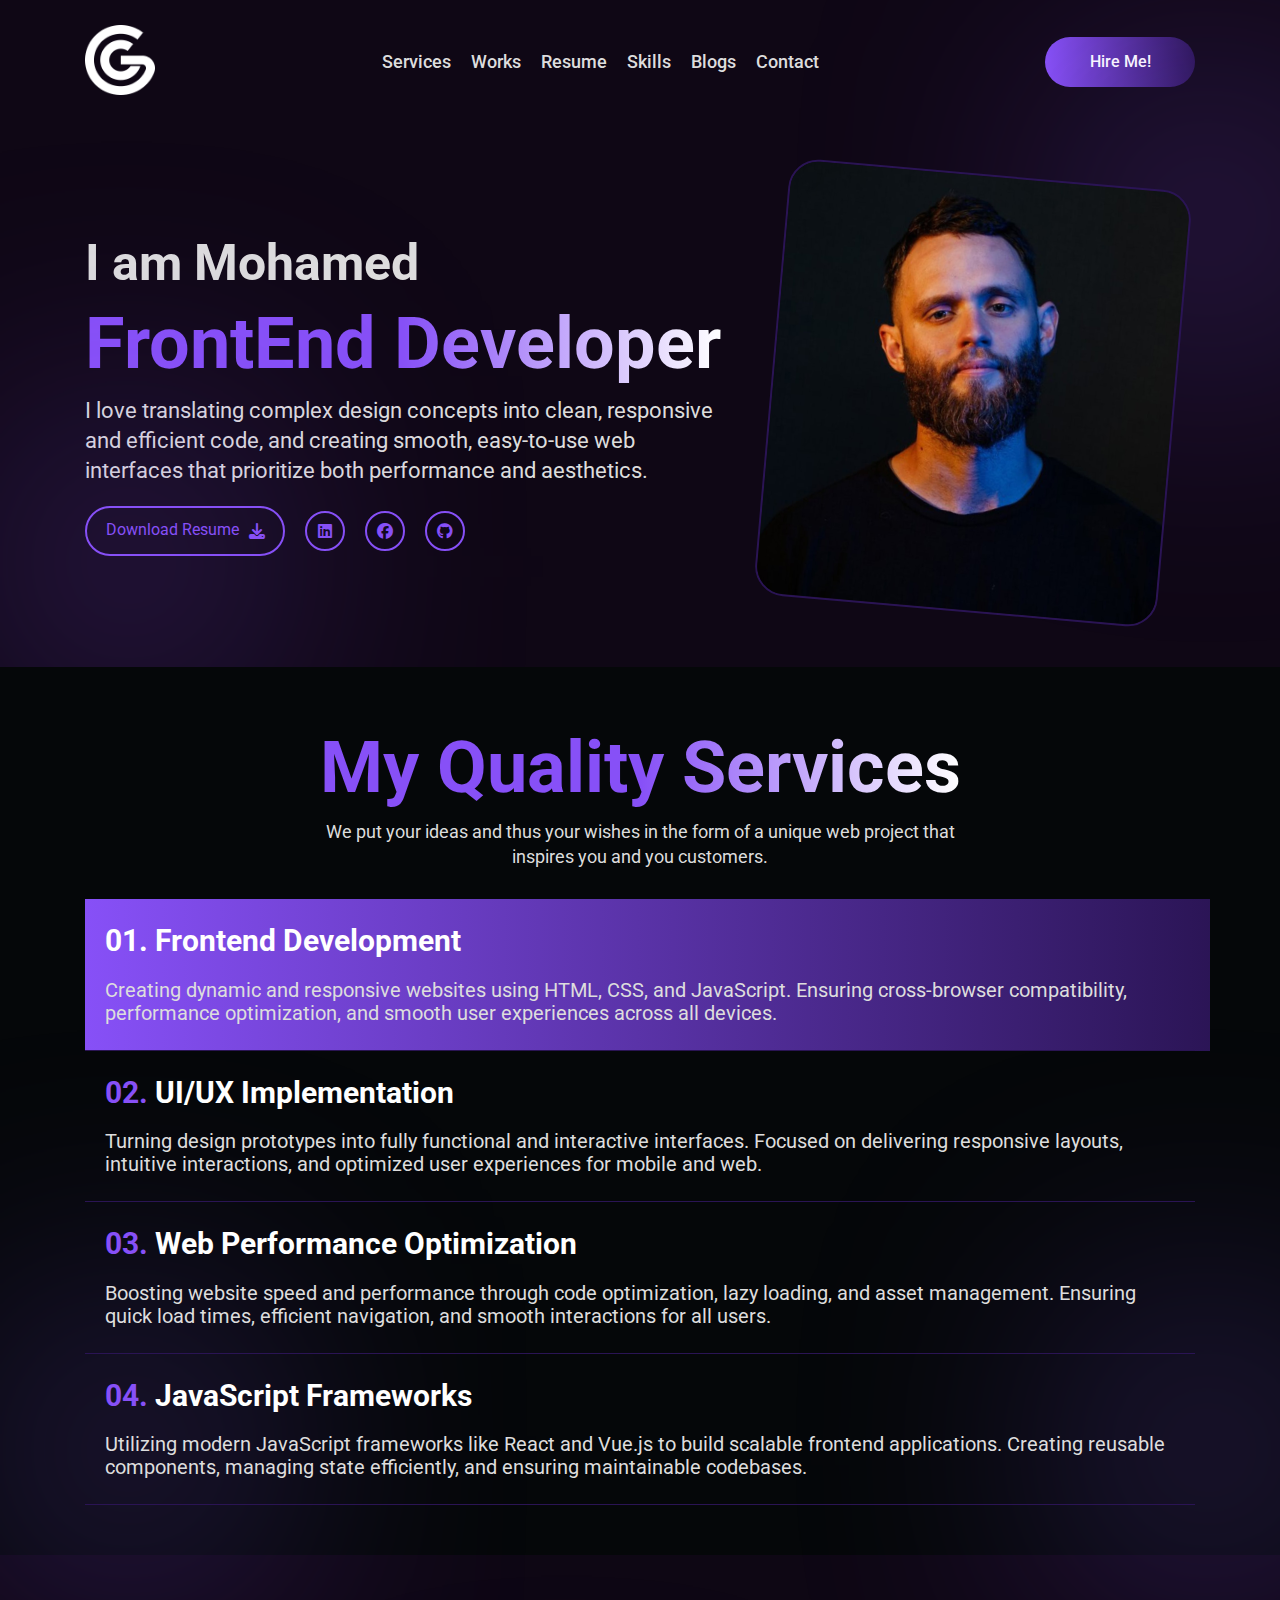
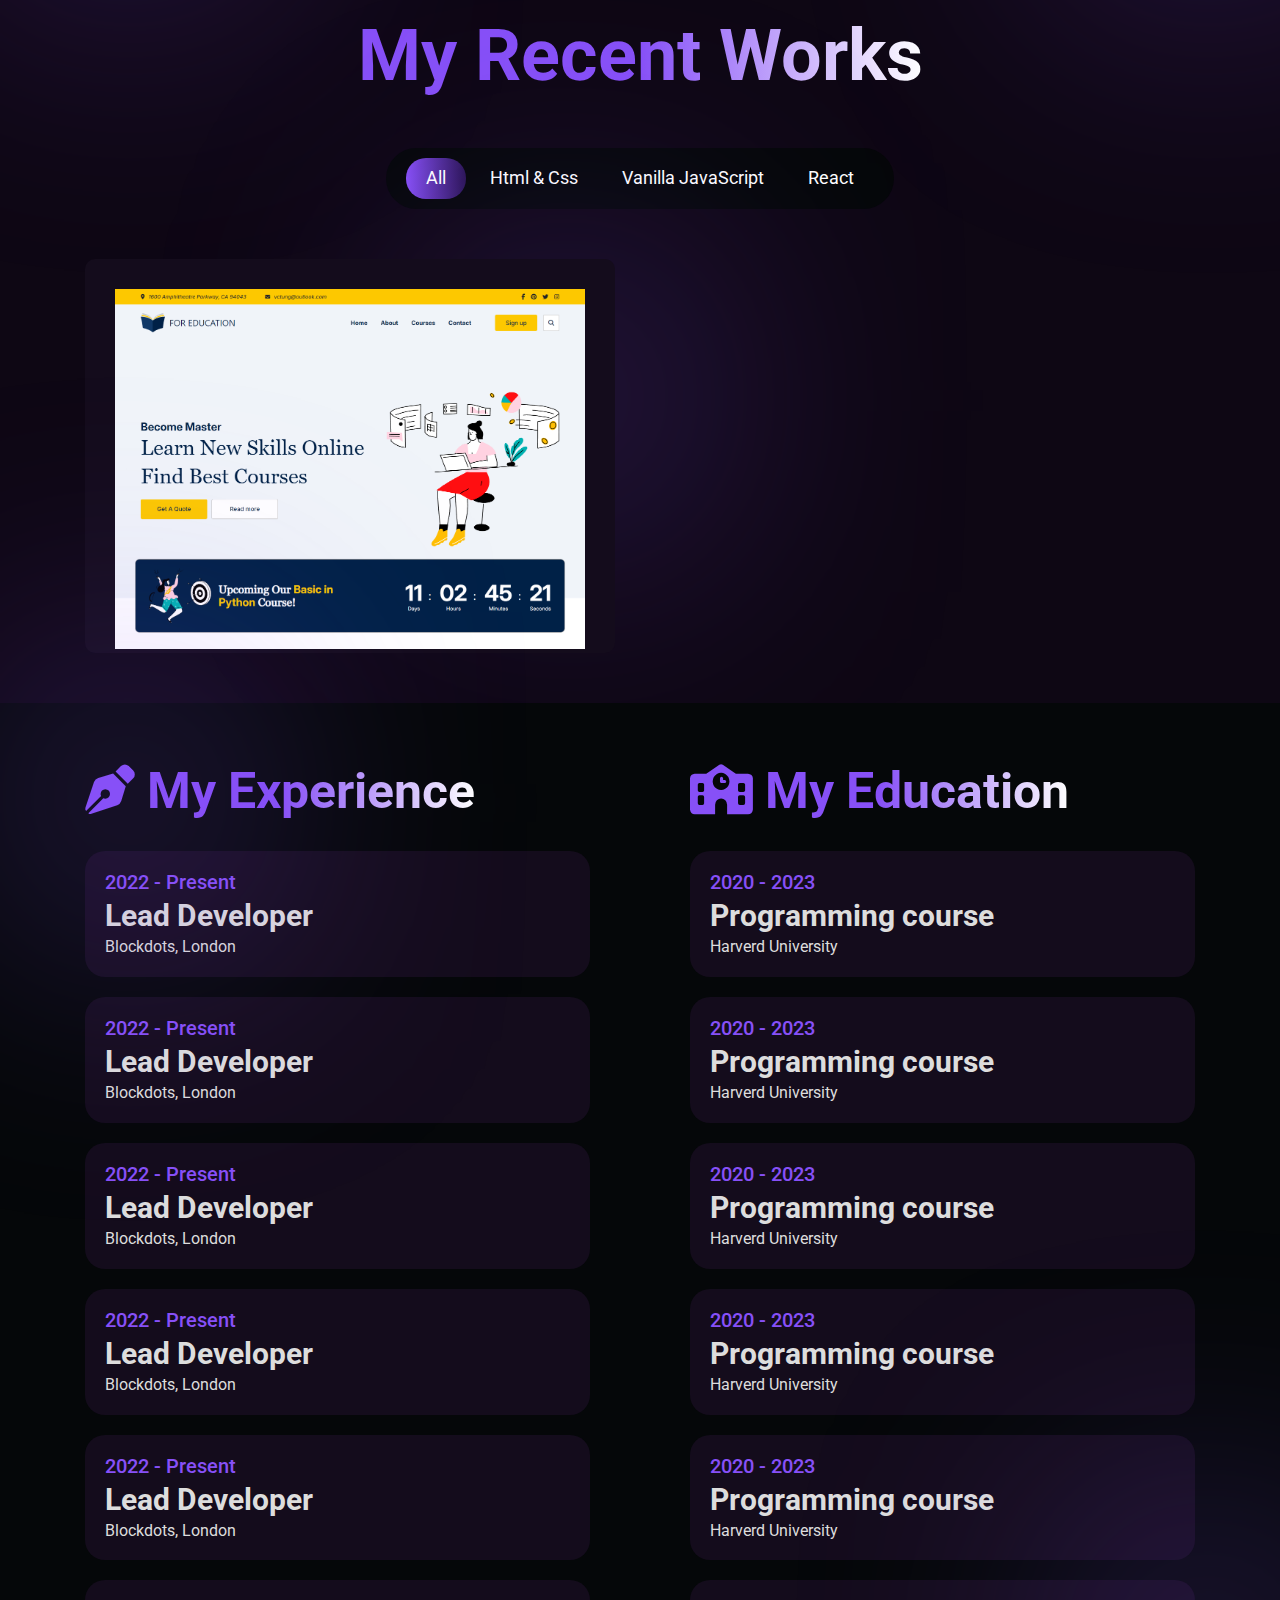
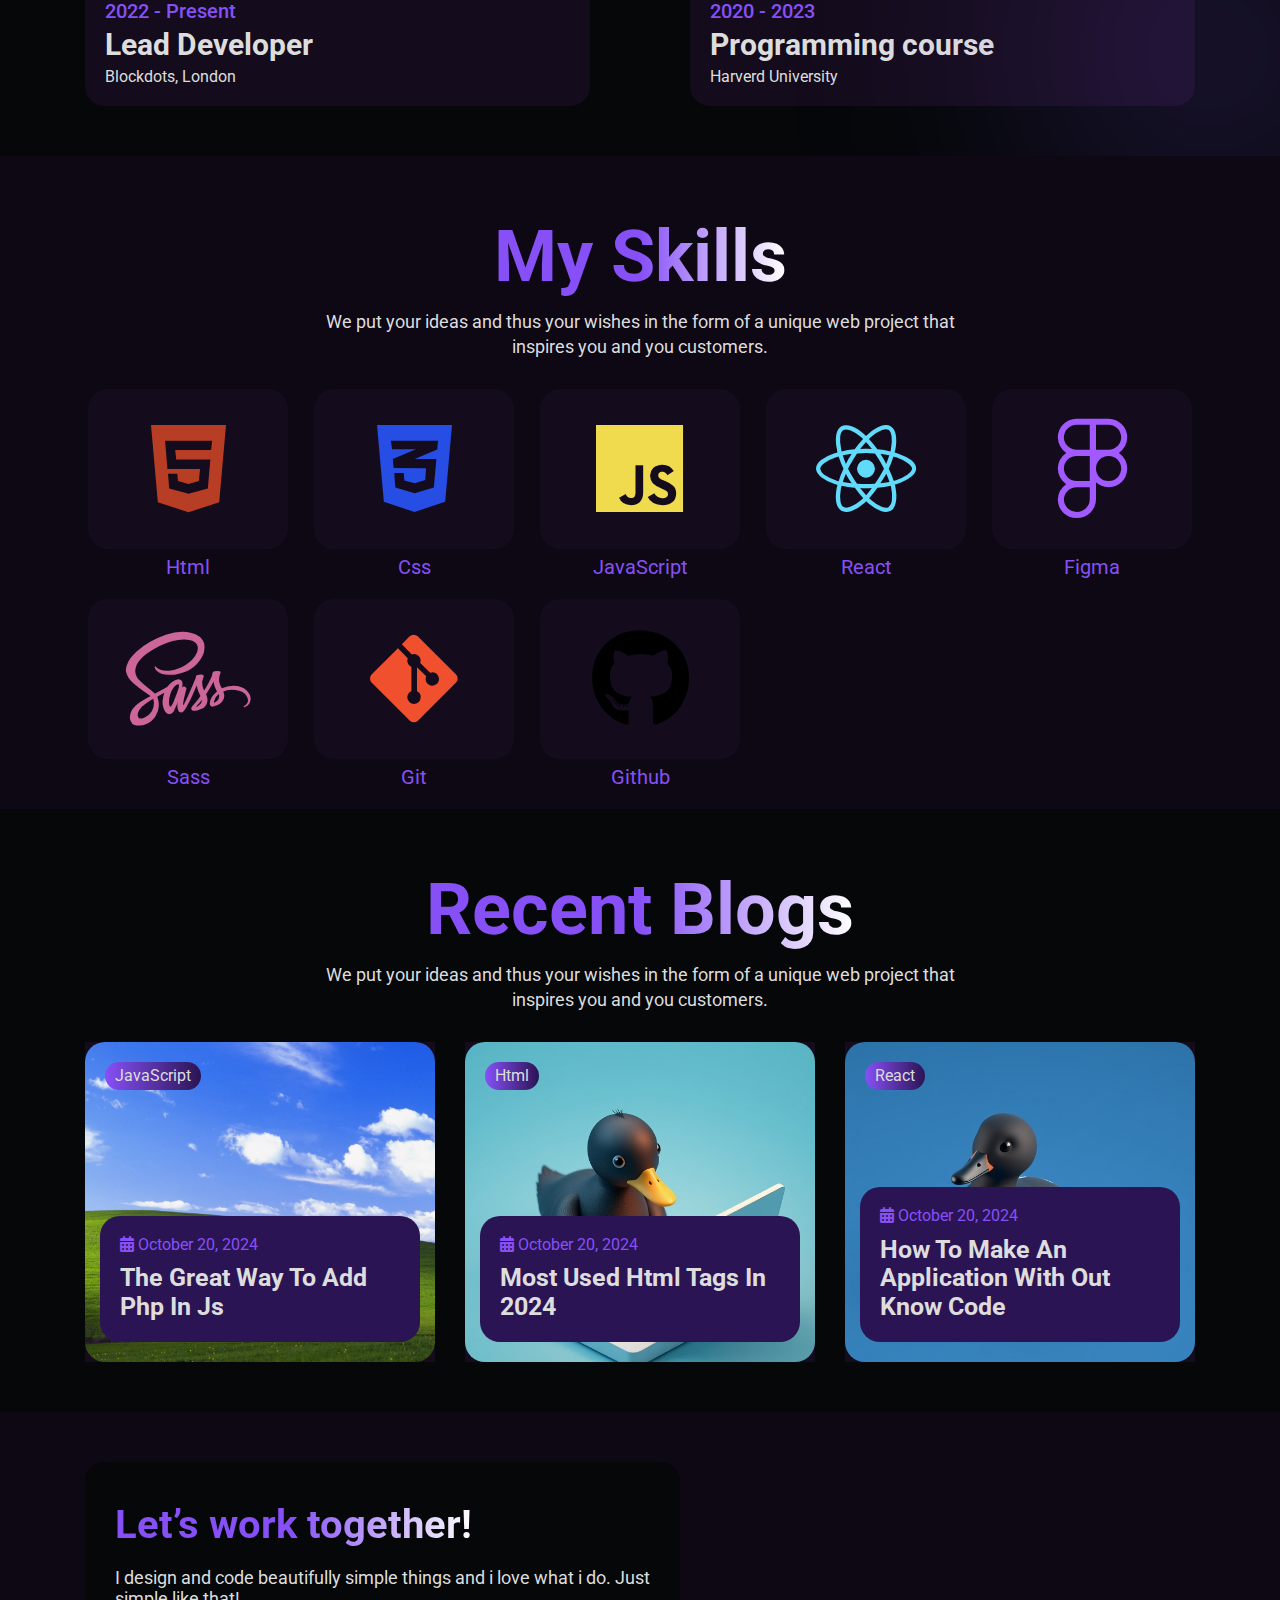
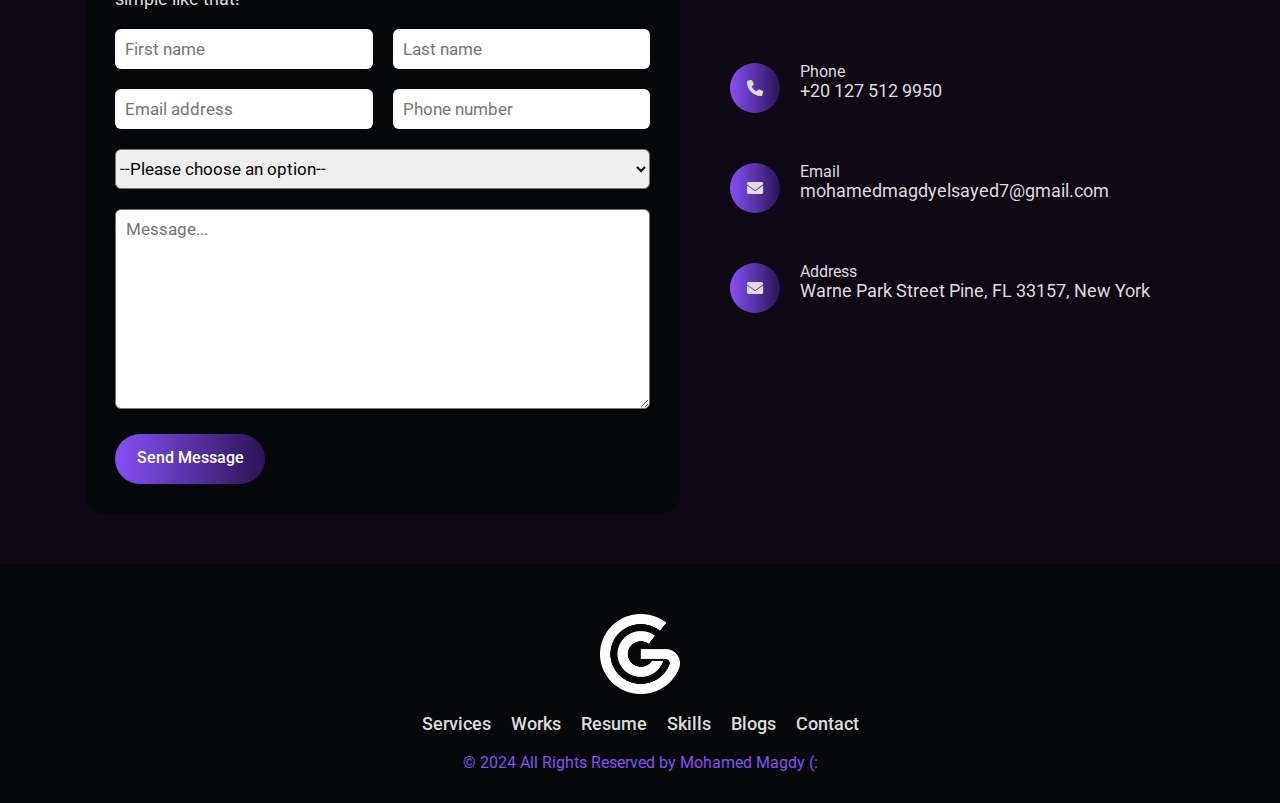
<file: index.html>
<!DOCTYPE html>
<html lang="en">
  <head>
    <meta charset="UTF-8" />
    <meta name="viewport" content="width=device-width, initial-scale=1.0" />
    <!-- Meta description for search engines -->
    <meta
      name="description"
      content="Welcome to the personal portfolio of Mohamed Magdy Elsayed, a passionate Frontend Developer. Explore my projects, skills, and experiences in web development."
    />

    <!-- Meta author with your name -->
    <meta name="author" content="Mohamed Magdy Elsayed" />

    <!-- Meta keywords to improve SEO -->
    <meta
      name="keywords"
      content="Frontend Developer, Mohamed Magdy Elsayed, Web Developer, HTML, CSS, JavaScript, Portfolio, Frontend, محمد مجدي السيد"
    />

    <link rel="stylesheet" href="styles/normailze.css" />
    <link rel="stylesheet" href="styles/all.min.css" />
    <link rel="stylesheet" href="styles/home-page.css" />
    <link rel="stylesheet" href="styles/global.css" />
    <title>Mohamed Magdy ELsayed | Home Page</title>
  </head>
  <body>
    <!-- Start Scroll Button -->
    <button class="scroll-btn">
      <i class="fa-solid fa-arrow-up"></i>
    </button>
    <!-- End Scroll Button -->

    <!-- Start Header  -->
    <header>
      <div class="container df f-sb f-v">
        <a href="index.html" class="logo">
          <img src="assets/images/logo.png" alt="logo" />
        </a>
        <nav>
          <ul class="df gap-20">
            <li><a href="#services">services</a></li>
            <li><a href="#works">works</a></li>
            <li><a href="#resume">resume</a></li>
            <li><a href="#skills">skills</a></li>
            <li><a href="pages/blogs.html">blogs</a></li>
            <li><a href="#contact">contact</a></li>
          </ul>
          <a
            href="mailto:mohamedmagdyelsayed7@gmail.com"
            class="hire-me hire-me-mobile hide-me"
            >hire me!</a
          >
        </nav>
        <button class="hide-me mobile-menu">
          <i class="fa-solid fa-bars"></i>
        </button>
        <a href="mailto:mohamedmagdyelsayed7@gmail.com" class="hire-me df-ac"
          >hire me!</a
        >
      </div>
    </header>
    <!-- End Header  -->

    <!-- Start Landing Section -->
    <section class="landing">
      <div class="container gap-50 df f-v">
        <div class="info">
          <span class="clr-500">I am Mohamed</span>
          <h1 class="main-title">FrontEnd Developer</h1>
          <div class="personal-img hide-me personal-img-mobile">
            <img src="assets/images/personal-img.jpg" alt="personal-img" />
          </div>
          <p class="clr-500">
            I love translating complex design concepts into clean, responsive
            and efficient code, and creating smooth, easy-to-use web interfaces
            that prioritize both performance and aesthetics.
          </p>
          <div class="controls df gap-20 f-v">
            <a
              href="assets/resume/resume-mohamed-magdy-elsayed.pdf"
              download
              target="_blank"
              class="df-ac gap-10"
              >download resume
              <i class="fa-solid fa-download"></i>
            </a>
            <div class="social df gap-20">
              <a
                href="https://www.linkedin.com/in/mohamedmagdy-dev/"
                target="_blank"
                class="df-ac"
                ><i class="fa-brands fa-linkedin"></i
              ></a>
              <a
                href="https://web.facebook.com/profile.php?id=100076058659673"
                target="_blank"
                class="df-ac"
                ><i class="fa-brands fa-facebook"></i
              ></a>
              <a
                href="https://github.com/mohamedmagdy-dev"
                class="df-ac"
                target="_blank"
                ><i class="fa-brands fa-github"></i
              ></a>
            </div>
          </div>
        </div>
        <div class="personal-img">
          <img src="assets/images/personal-img.jpg" alt="personal-img" />
        </div>
      </div>
    </section>
    <!-- End Landing Section -->

    <!-- Start Services Section -->
    <section id="services" class="services">
      <h2 class="main-title">My Quality Services</h2>
      <p>
        We put your ideas and thus your wishes in the form of a unique web
        project that <br />
        inspires you and you customers.
      </p>
      <div class="container">
        <div class="service one">
          <h3><span>01.</span> Frontend Development</h3>
          <p>
            Creating dynamic and responsive websites using HTML, CSS, and
            JavaScript. Ensuring cross-browser compatibility, performance
            optimization, and smooth user experiences across all devices.
          </p>
        </div>
        <div class="service two">
          <h3><span>02.</span> UI/UX Implementation</h3>
          <p>
            Turning design prototypes into fully functional and interactive
            interfaces. Focused on delivering responsive layouts, intuitive
            interactions, and optimized user experiences for mobile and web.
          </p>
        </div>
        <div class="service three">
          <h3><span>03.</span> Web Performance Optimization</h3>
          <p>
            Boosting website speed and performance through code optimization,
            lazy loading, and asset management. Ensuring quick load times,
            efficient navigation, and smooth interactions for all users.
          </p>
        </div>
        <div class="service four">
          <h3><span>04.</span> JavaScript Frameworks</h3>
          <p>
            Utilizing modern JavaScript frameworks like React and Vue.js to
            build scalable frontend applications. Creating reusable components,
            managing state efficiently, and ensuring maintainable codebases.
          </p>
        </div>
        <div class="service-slider"></div>
      </div>
    </section>
    <!-- End Services Section -->

    <!-- Start Works Section -->
    <section class="works" id="works">
      <h2 class="main-title">My Recent Works</h2>
      <div class="container">
        <div class="work-filter">
          <button class="all active">All</button>
          <button class="Html-Css">Html & Css</button>
          <button class="V-JavaScript">Vanilla JavaScript</button>
          <button class="React">React</button>
        </div>
        <div class="projects"></div>
      </div>
    </section>
    <!-- End Works Section -->

    <!-- Start resume Section-->
    <section class="resume" id="resume">
      <div class="container df gap-100 f-sb">
        <div class="experience">
          <h2 class="main-title">
            <i class="fa-solid fa-pen-nib"></i> My Experience
          </h2>
          <div class="road">
            <div class="step">
              <span>2022 - Present</span>
              <h3>Lead Developer</h3>
              <span>Blockdots, London</span>
            </div>
            <div class="step">
              <span>2022 - Present</span>
              <h3>Lead Developer</h3>
              <span>Blockdots, London</span>
            </div>
            <div class="step">
              <span>2022 - Present</span>
              <h3>Lead Developer</h3>
              <span>Blockdots, London</span>
            </div>
            <div class="step">
              <span>2022 - Present</span>
              <h3>Lead Developer</h3>
              <span>Blockdots, London</span>
            </div>
            <div class="step">
              <span>2022 - Present</span>
              <h3>Lead Developer</h3>
              <span>Blockdots, London</span>
            </div>
            <div class="step">
              <span>2022 - Present</span>
              <h3>Lead Developer</h3>
              <span>Blockdots, London</span>
            </div>
          </div>
        </div>
        <div class="education">
          <h2 class="main-title">
            <i class="fa-solid fa-school"></i> My Education
          </h2>
          <div class="road">
            <div class="step">
              <span>2020 - 2023</span>
              <h3>Programming course</h3>
              <span>Harverd University </span>
            </div>
            <div class="step">
              <span>2020 - 2023</span>
              <h3>Programming course</h3>
              <span>Harverd University </span>
            </div>
            <div class="step">
              <span>2020 - 2023</span>
              <h3>Programming course</h3>
              <span>Harverd University </span>
            </div>
            <div class="step">
              <span>2020 - 2023</span>
              <h3>Programming course</h3>
              <span>Harverd University </span>
            </div>
            <div class="step">
              <span>2020 - 2023</span>
              <h3>Programming course</h3>
              <span>Harverd University </span>
            </div>
            <div class="step">
              <span>2020 - 2023</span>
              <h3>Programming course</h3>
              <span>Harverd University </span>
            </div>
          </div>
        </div>
      </div>
    </section>
    <!-- End resume Section-->

    <!-- Start Skills section -->
    <section class="skills" id="skills">
      <h2 class="main-title">My Skills</h2>
      <p>
        We put your ideas and thus your wishes in the form of a unique web
        project that <br />
        inspires you and you customers.
      </p>
      <div class="container">
        <div class="skill">
          <i class="fa-brands fa-html5"></i>
          <span>Html</span>
        </div>
        <div class="skill">
          <i class="fa-brands fa-css3-alt"></i>
          <span>Css</span>
        </div>
        <div class="skill">
          <i class="fa-brands fa-js"></i>
          <span>JavaScript</span>
        </div>
        <div class="skill">
          <i class="fa-brands fa-react"></i>
          <span>React</span>
        </div>
        <div class="skill">
          <i class="fa-brands fa-figma"></i>
          <span>Figma</span>
        </div>
        <div class="skill">
          <i class="fa-brands fa-sass"></i>
          <span>Sass</span>
        </div>
        <div class="skill">
          <i class="fa-brands fa-git-alt"></i>
          <span>Git</span>
        </div>
        <div class="skill">
          <i class="fa-brands fa-github"></i>
          <span>Github</span>
        </div>
      </div>
    </section>
    <!-- End Skills section -->

    <!-- Start Blogs Section -->
    <section class="blogs">
      <h2 class="main-title">Recent Blogs</h2>
      <p>
        We put your ideas and thus your wishes in the form of a unique web
        project that <br />
        inspires you and you customers.
      </p>
      <div class="container"></div>
    </section>
    <!-- End Blogs Section -->

    <!-- Start Contact Section -->
    <section class="contact">
      <div class="container df gap-50 f-v">
        <form>
          <h2 class="main-title">Let’s work together!</h2>
          <p>
            I design and code beautifully simple things and i love what i do.
            Just <br />
            simple like that!
          </p>
          <div class="row df gap-20">
            <input type="text" name="first-name" placeholder="First name" />
            <input type="text" name="last-name" placeholder="Last name" />
          </div>
          <div class="row df gap-20">
            <input
              type="text"
              name="email-address"
              placeholder="Email address"
            />
            <input type="text" name="phone-number" placeholder="Phone number" />
          </div>
          <div class="row">
            <select name="work-type">
              <option value="unselect">--Please choose an option--</option>
              <option value="website">Website</option>
              <option value="modify-site">Modify Site</option>
              <option value="add-feature">Add Feature</option>
            </select>
          </div>
          <div class="row">
            <textarea name="message" placeholder="Message..."></textarea>
          </div>
          <input type="submit" value="Send Message" />
        </form>
        <div class="side-info">
          <div class="row df gap-20">
            <i class="fa-solid fa-phone df-ac"></i>
            <div class="info">
              <span>Phone</span> <br />
              <span>+20 127 512 9950</span>
            </div>
          </div>
          <div class="row df gap-20">
            <i class="fa-solid fa-envelope df-ac"></i>
            <div class="info">
              <span>Email</span> <br />
              <span>mohamedmagdyelsayed7@gmail.com </span>
            </div>
          </div>
          <div class="row df gap-20">
            <i class="fa-solid fa-envelope df-ac"></i>
            <div class="info">
              <span>Address</span> <br />
              <span>Warne Park Street Pine, FL 33157, New York</span>
            </div>
          </div>
        </div>
      </div>
    </section>
    <!-- End Contact Section -->

    <!-- Start Footer -->
    <footer>
      <div class="container df f-v gap-20">
        <img src="assets/images/logo.png" alt="logo.png" />
        <nav>
          <ul class="df gap-20 f-h">
            <li><a href="#services">services</a></li>
            <li><a href="#works">works</a></li>
            <li><a href="#resume">resume</a></li>
            <li><a href="#skills">skills</a></li>
            <li><a href="pages/blogs.html">blogs</a></li>
            <li><a href="#contact">contact</a></li>
          </ul>
        </nav>
        <p>© 2024 All Rights Reserved by Mohamed Magdy (:</p>
      </div>
    </footer>
    <!-- End Footer -->

    <!-- Start Form State -->
    <div class="message">
      <p></p>
    </div>
    <!-- End Form State -->

    <script src="scripts/js/home.js"></script>
    <script src="scripts/js/global.js"></script>
    <script
      type="text/javascript"
      src="https://cdn.emailjs.com/dist/email.min.js"
    ></script>
    <script>
      (function () {
        emailjs.init("rUCVLoxdlzemlCnXp");
      })();
    </script>
  </body>
</html>
</file>
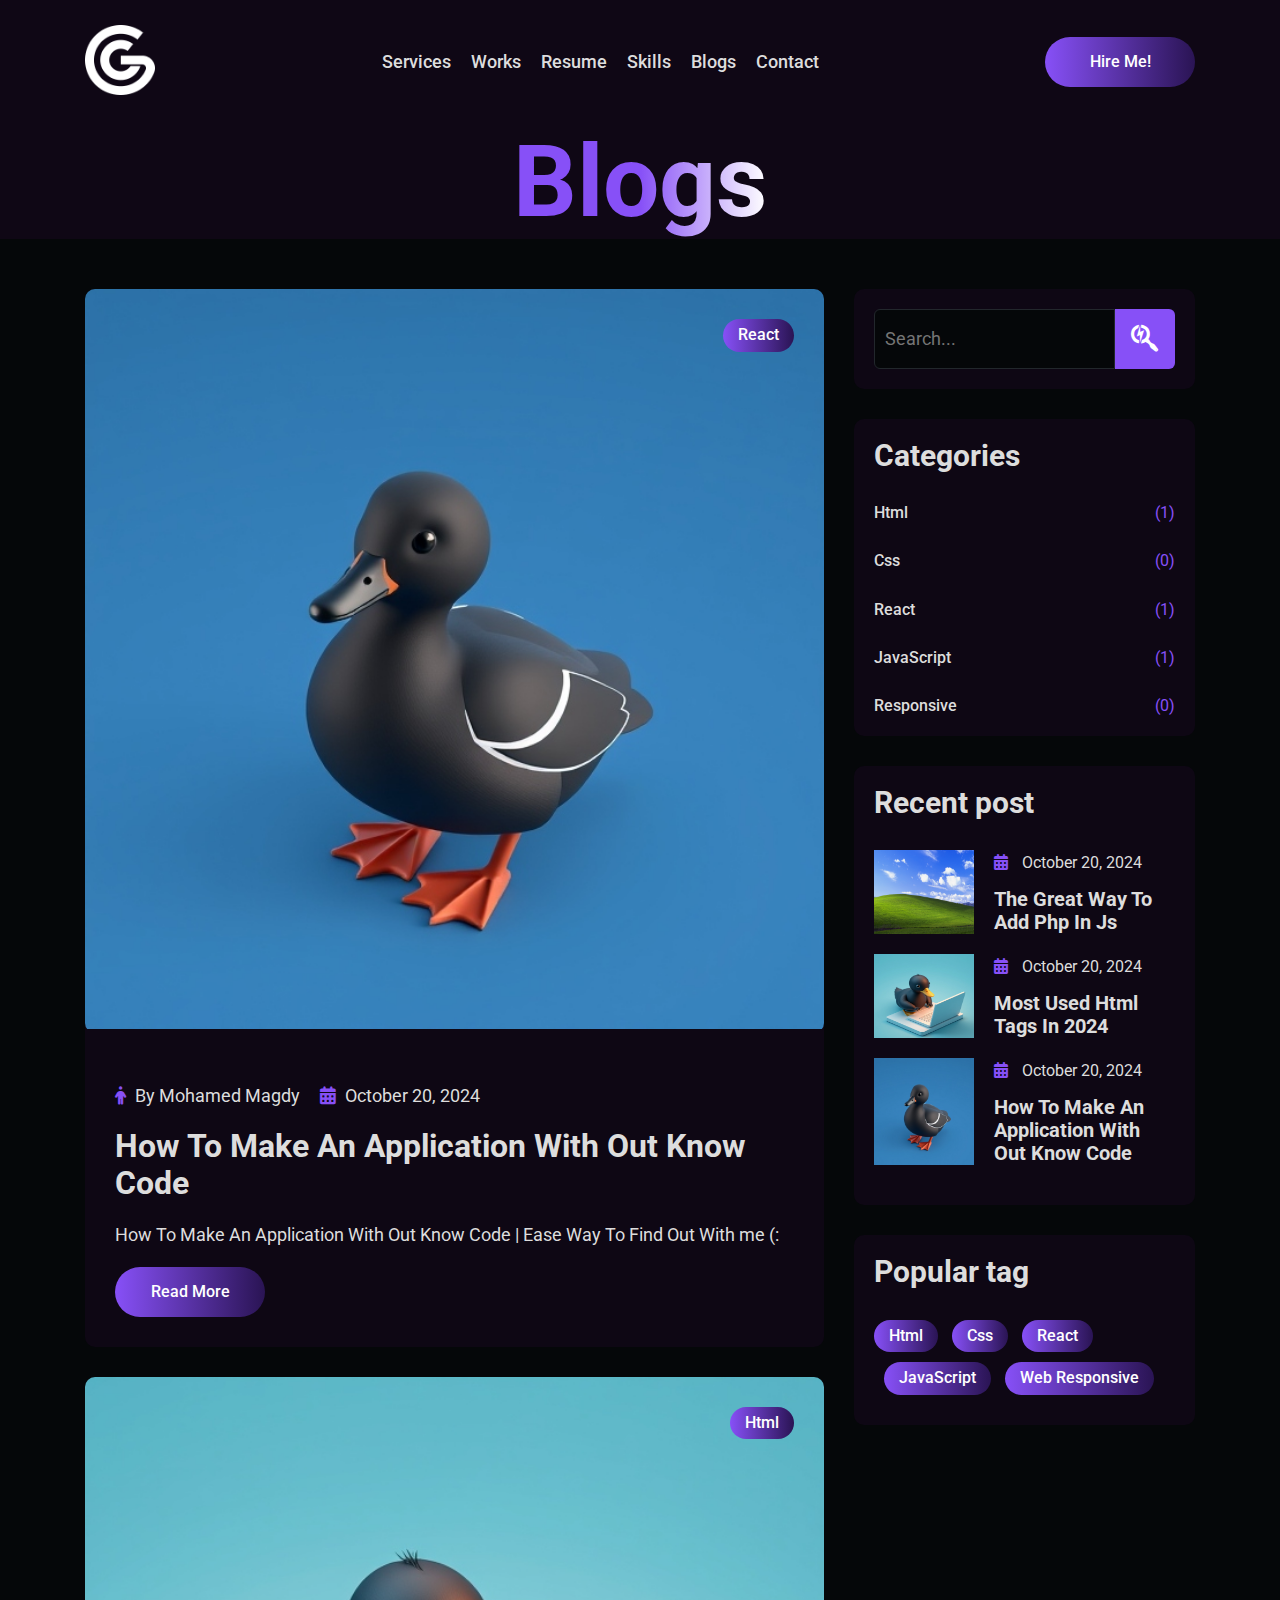
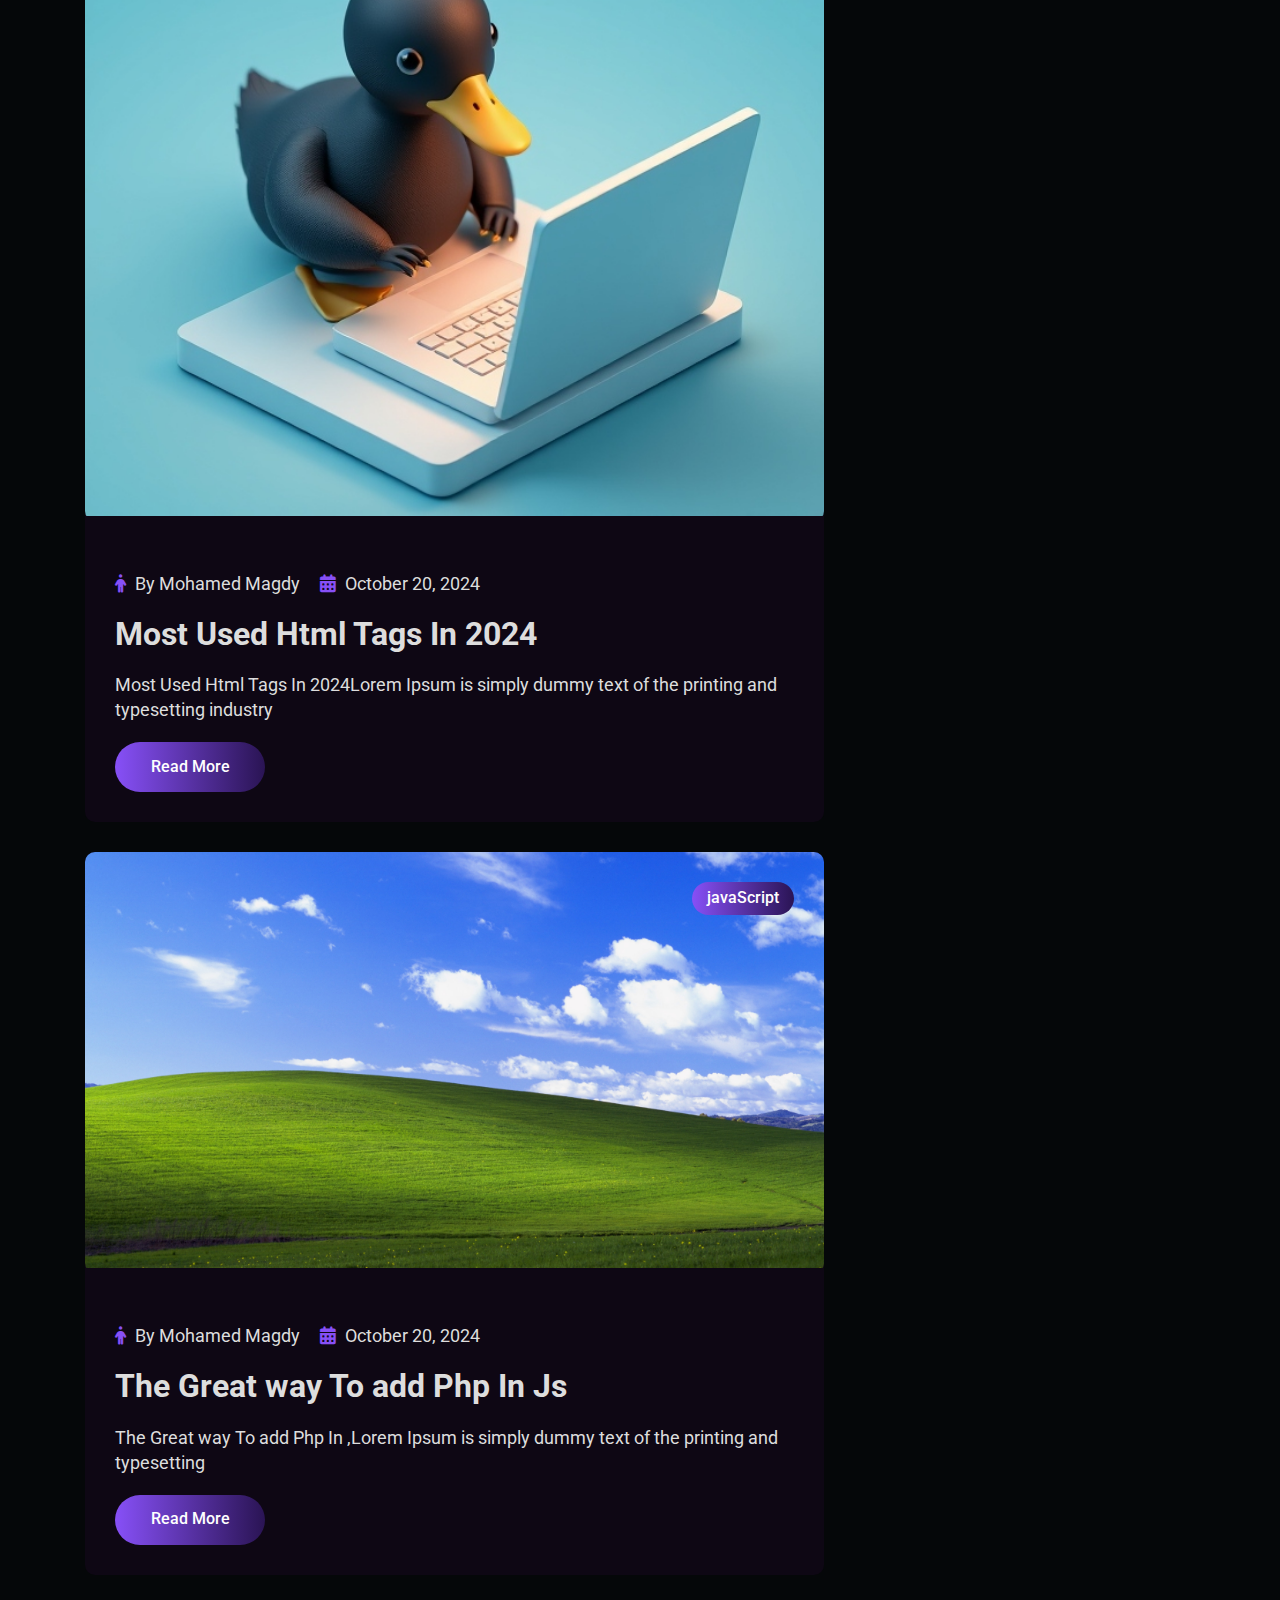
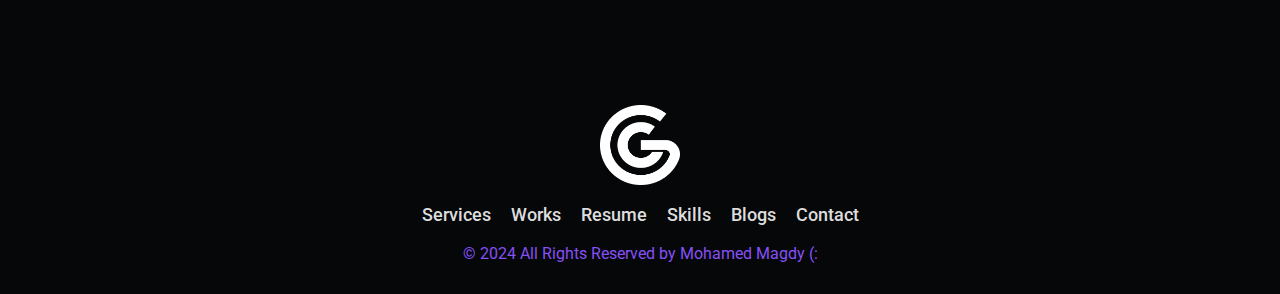
<file: pages/blogs.html>
<!DOCTYPE html>
<html lang="en">
  <head>
    <meta charset="UTF-8" />
    <meta name="viewport" content="width=device-width, initial-scale=1.0" />
    <!-- Meta description for search engines -->
    <meta
      name="description"
      content="Welcome to the personal portfolio of Mohamed Magdy Elsayed, a passionate Frontend Developer. Explore my projects, skills, and experiences in web development."
    />

    <!-- Meta author with your name -->
    <meta name="author" content="Mohamed Magdy Elsayed" />

    <!-- Meta keywords to improve SEO -->
    <meta
      name="keywords"
      content="Frontend Developer, Mohamed Magdy Elsayed, Web Developer, HTML, CSS, JavaScript, Portfolio, Frontend, محمد مجدي السيد"
    />

    <link rel="stylesheet" href="../styles/normailze.css" />
    <link rel="stylesheet" href="../styles/all.min.css" />
    <link rel="stylesheet" href="../styles/global.css" />
    <link rel="stylesheet" href="../styles/blogs.css" />
    <title>Blogs</title>
  </head>
  <body>
    <!-- Start Scroll Button -->
    <button class="scroll-btn">
      <i class="fa-solid fa-arrow-up"></i>
    </button>
    <!-- End Scroll Button -->
    <!-- Start Header  -->
    <header>
      <div class="container df f-sb f-v">
        <a href="../index.html" class="logo">
          <img src="../assets/images/logo.png" alt="logo" />
        </a>
        <nav>
          <ul class="df gap-20">
            <li><a href="../#services">services</a></li>
            <li><a href="../#works">works</a></li>
            <li><a href="../#resume">resume</a></li>
            <li><a href="../#skills">skills</a></li>
            <li><a href="blogs.html">blogs</a></li>
            <li><a href="../#contact">contact</a></li>
          </ul>
          <a
            href="mailto:mohamedmagdyelsayed7@gmail.com"
            class="hire-me hire-me-mobile hide-me"
            >hire me!</a
          >
        </nav>
        <button class="hide-me mobile-menu">
          <i class="fa-solid fa-bars"></i>
        </button>
        <a href="mailto:mohamedmagdyelsayed7@gmail.com" class="hire-me df-ac"
          >hire me!</a
        >
      </div>
    </header>
    <!-- End Header  -->
    <!--Start Page Title -->
    <div class="page-title">
      <h1 class="main-title">Blogs</h1>
    </div>
    <!--End  Page Title -->
    <!-- Start Blogs -->
    <section class="blogs">
      <div class="container">
        <div class="blogs-place articles">
          <!-- <div class="blogs-pages">
            <a href="#" class="show-me"><i class="fa-solid fa-arrow-left"></i></a>
            <a href="#" class="active">1</a>
            <a href="#">2</a>
            <a href="#">3</a>
            <a href="#"><i class="fa-solid fa-arrow-right"></i></a>
          </div> -->
        </div>

        <aside>
          <div class="search df">
            <input type="text" placeholder="Search..." />
            <button><i class="fa-brands fa-searchengin"></i></button>
          </div>
          <div class="categories">
            <h3>Categories</h3>
            <ul>
              <li>
                <a href="html.html">Html</a>
                <span class="blogs-count">(0)</span>
              </li>
              <li>
                <a href="css.html">Css</a> <span class="blogs-count">(0)</span>
              </li>
              <li>
                <a href="react.html">React</a>
                <span class="blogs-count">(0)</span>
              </li>
              <li>
                <a href="javascript.html">JavaScript</a>
                <span class="blogs-count">(0)</span>
              </li>
              <li>
                <a href="web-responsive.html">Responsive</a>
                <span class="blogs-count">(0)</span>
              </li>
            </ul>
          </div>
          <div class="recent-post">
            <h3>Recent post</h3>
          </div>
          <div class="popular-tag">
            <h3>Popular tag</h3>
            <a href="html.html">Html</a>
            <a href="css.html">Css</a>
            <a href="react.html">React</a>
            <a href="javascript.html">JavaScript</a>
            <a href="web-responsive.html">Web Responsive</a>
          </div>
        </aside>
      </div>
    </section>
    <!-- End Blogs -->
    <!-- Start Footer -->
    <footer>
      <div class="container df f-v gap-20">
        <img src="../assets/images/logo.png" alt="logo.png" />
        <nav>
          <ul class="df gap-20 f-h">
            <li><a href="../#services">services</a></li>
            <li><a href="../#works">works</a></li>
            <li><a href="../#resume">resume</a></li>
            <li><a href="../#skills">skills</a></li>
            <li><a href="pages/blogs.html">blogs</a></li>
            <li><a href="../#contact">contact</a></li>
          </ul>
        </nav>
        <p>© 2024 All Rights Reserved by Mohamed Magdy (:</p>
      </div>
    </footer>
    <!-- End Footer -->
    <script src="../scripts/js/global.js"></script>
    <script src="../scripts/js/articles.js"></script>
  </body>
</html>
</file>
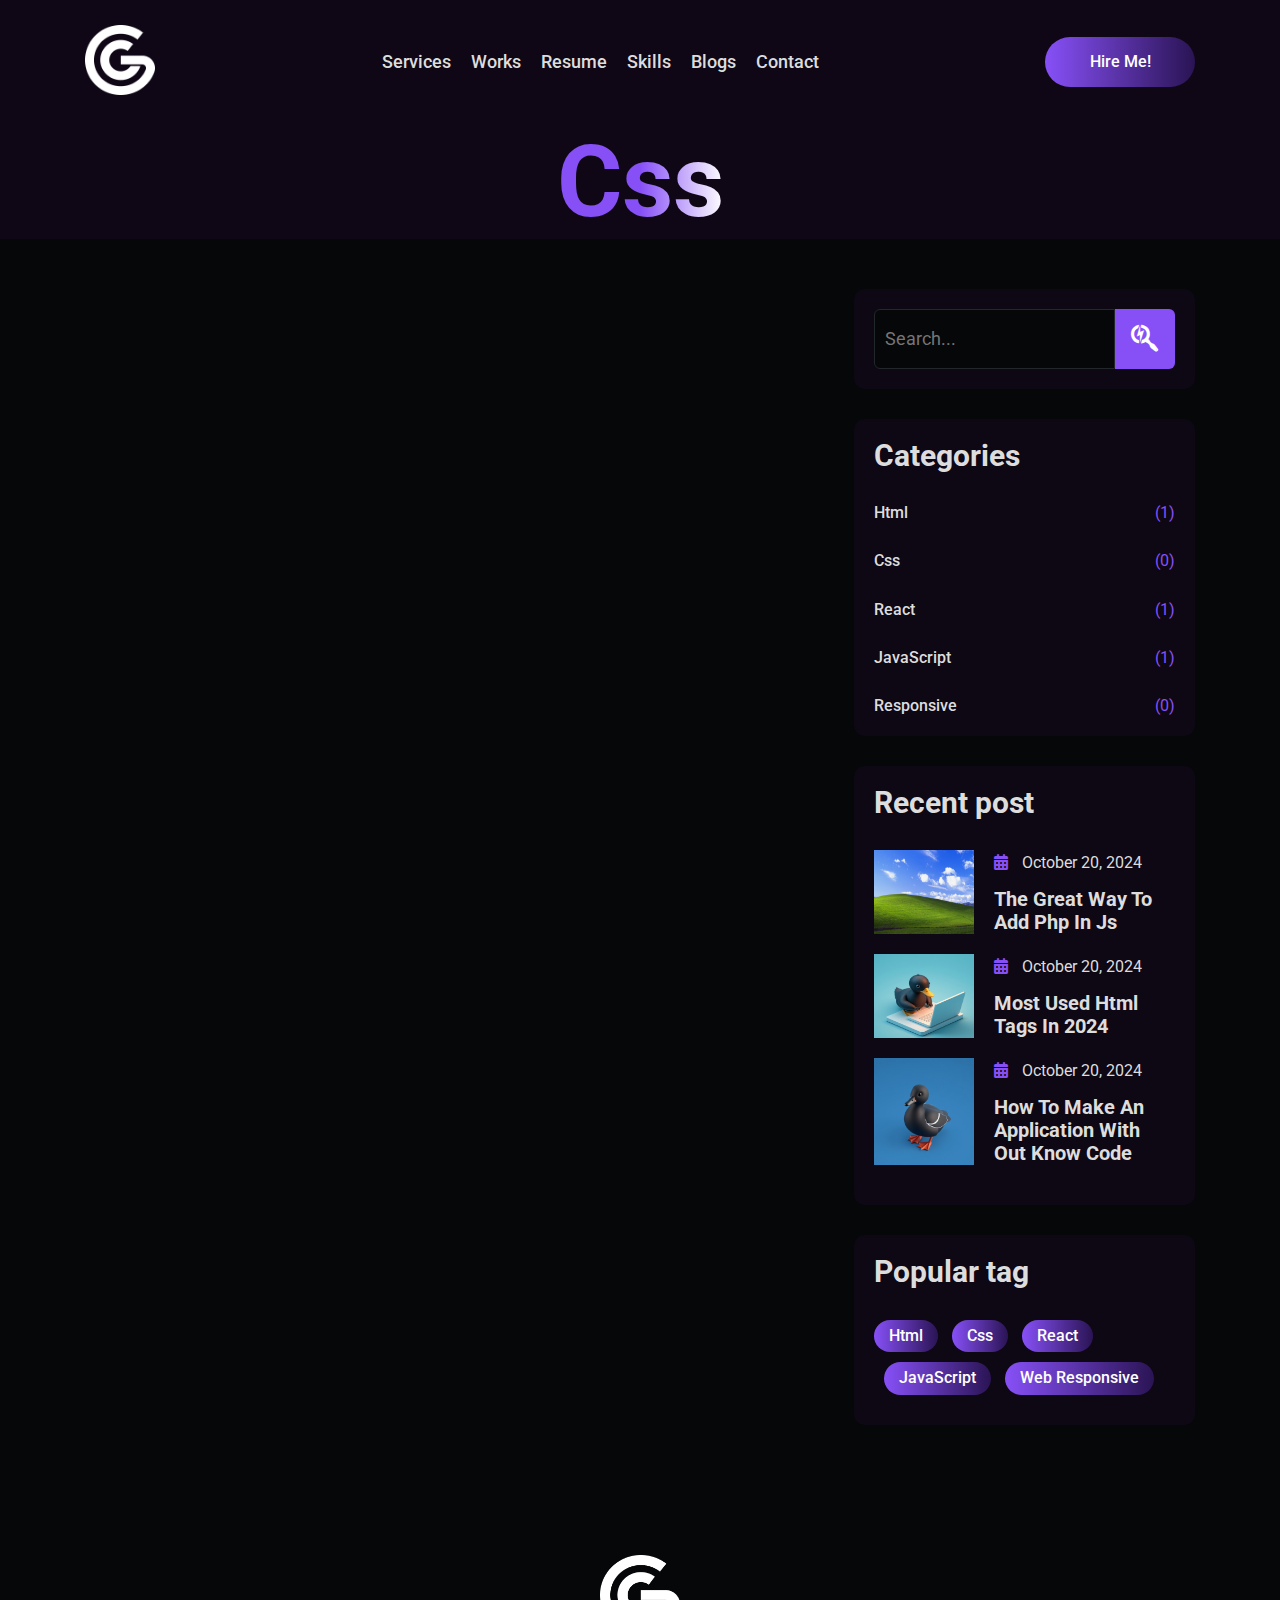
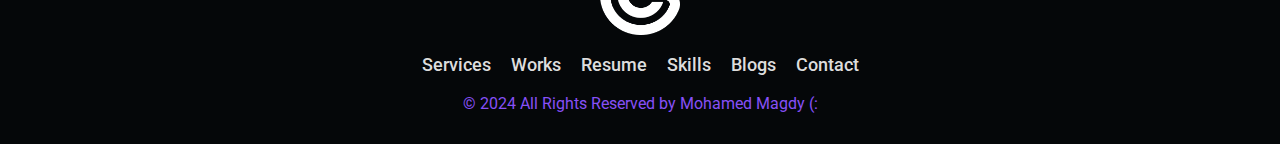
<file: pages/css.html>
<!DOCTYPE html>
<html lang="en">
  <head>
    <meta charset="UTF-8" />
    <meta name="viewport" content="width=device-width, initial-scale=1.0" />
    <!-- Meta description for search engines -->
    <meta
      name="description"
      content="Welcome to the personal portfolio of Mohamed Magdy Elsayed, a passionate Frontend Developer. Explore my projects, skills, and experiences in web development."
    />

    <!-- Meta author with your name -->
    <meta name="author" content="Mohamed Magdy Elsayed" />

    <!-- Meta keywords to improve SEO -->
    <meta
      name="keywords"
      content="Frontend Developer, Mohamed Magdy Elsayed, Web Developer, HTML, CSS, JavaScript, Portfolio, Frontend, محمد مجدي السيد"
    />

    <link rel="stylesheet" href="../styles/normailze.css" />
    <link rel="stylesheet" href="../styles/all.min.css" />
    <link rel="stylesheet" href="../styles/global.css" />
    <link rel="stylesheet" href="../styles/blogs.css" />
    <title>Css</title>
  </head>
  <body>
    <!-- Start Scroll Button -->
    <button class="scroll-btn">
      <i class="fa-solid fa-arrow-up"></i>
    </button>
    <!-- End Scroll Button -->
    <!-- Start Header  -->
    <header>
      <div class="container df f-sb f-v">
        <a href="../index.html" class="logo">
          <img src="../assets/images/logo.png" alt="logo" />
        </a>
        <nav>
          <ul class="df gap-20">
            <li><a href="../#services">services</a></li>
            <li><a href="../#works">works</a></li>
            <li><a href="../#resume">resume</a></li>
            <li><a href="../#skills">skills</a></li>
            <li><a href="blogs.html">blogs</a></li>
            <li><a href="../#contact">contact</a></li>
          </ul>
          <a
            href="mailto:mohamedmagdyelsayed7@gmail.com"
            class="hire-me hire-me-mobile hide-me"
            >hire me!</a
          >
        </nav>
        <button class="hide-me mobile-menu">
          <i class="fa-solid fa-bars"></i>
        </button>
        <a href="mailto:mohamedmagdyelsayed7@gmail.com" class="hire-me df-ac"
          >hire me!</a
        >
      </div>
    </header>
    <!-- End Header  -->
    <!--Start Page Title -->
    <div class="page-title">
      <h1 class="main-title">Css</h1>
    </div>
    <!--End  Page Title -->
    <!-- Start Blogs -->
    <section class="blogs">
      <div class="container">
        <div class="blogs-place articles"></div>
        <aside>
          <div class="search df">
            <input type="text" placeholder="Search..." />
            <button><i class="fa-brands fa-searchengin"></i></button>
          </div>
          <div class="categories">
            <h3>Categories</h3>
            <ul>
              <li>
                <a href="html.html">Html</a>
                <span class="blogs-count">(0)</span>
              </li>
              <li>
                <a href="css.html">Css</a> <span class="blogs-count">(0)</span>
              </li>
              <li>
                <a href="react.html">React</a>
                <span class="blogs-count">(0)</span>
              </li>
              <li>
                <a href="javascript.html">JavaScript</a>
                <span class="blogs-count">(0)</span>
              </li>
              <li>
                <a href="web-responsive.html">Responsive</a>
                <span class="blogs-count">(0)</span>
              </li>
            </ul>
          </div>
          <div class="recent-post">
            <h3>Recent post</h3>
          </div>
          <div class="popular-tag">
            <h3>Popular tag</h3>
            <a href="html.html">Html</a>
            <a href="css.html">Css</a>
            <a href="react.html">React</a>
            <a href="javascript.html">JavaScript</a>
            <a href="web-responsive.html">Web Responsive</a>
          </div>
        </aside>
      </div>
    </section>
    <!-- End Blogs -->
    <!-- Start Footer -->
    <footer>
      <div class="container df f-v gap-20">
        <img src="../assets/images/logo.png" alt="logo.png" />
        <nav>
          <ul class="df gap-20 f-h">
            <li><a href="../#services">services</a></li>
            <li><a href="../#works">works</a></li>
            <li><a href="../#resume">resume</a></li>
            <li><a href="../#skills">skills</a></li>
            <li><a href="pages/blogs.html">blogs</a></li>
            <li><a href="../#contact">contact</a></li>
          </ul>
        </nav>
        <p>© 2024 All Rights Reserved by Mohamed Magdy (:</p>
      </div>
    </footer>
    <!-- End Footer -->
    <script src="../scripts/js/global.js"></script>
    <script src="../scripts/js/articles.js"></script>
  </body>
</html>
</file>
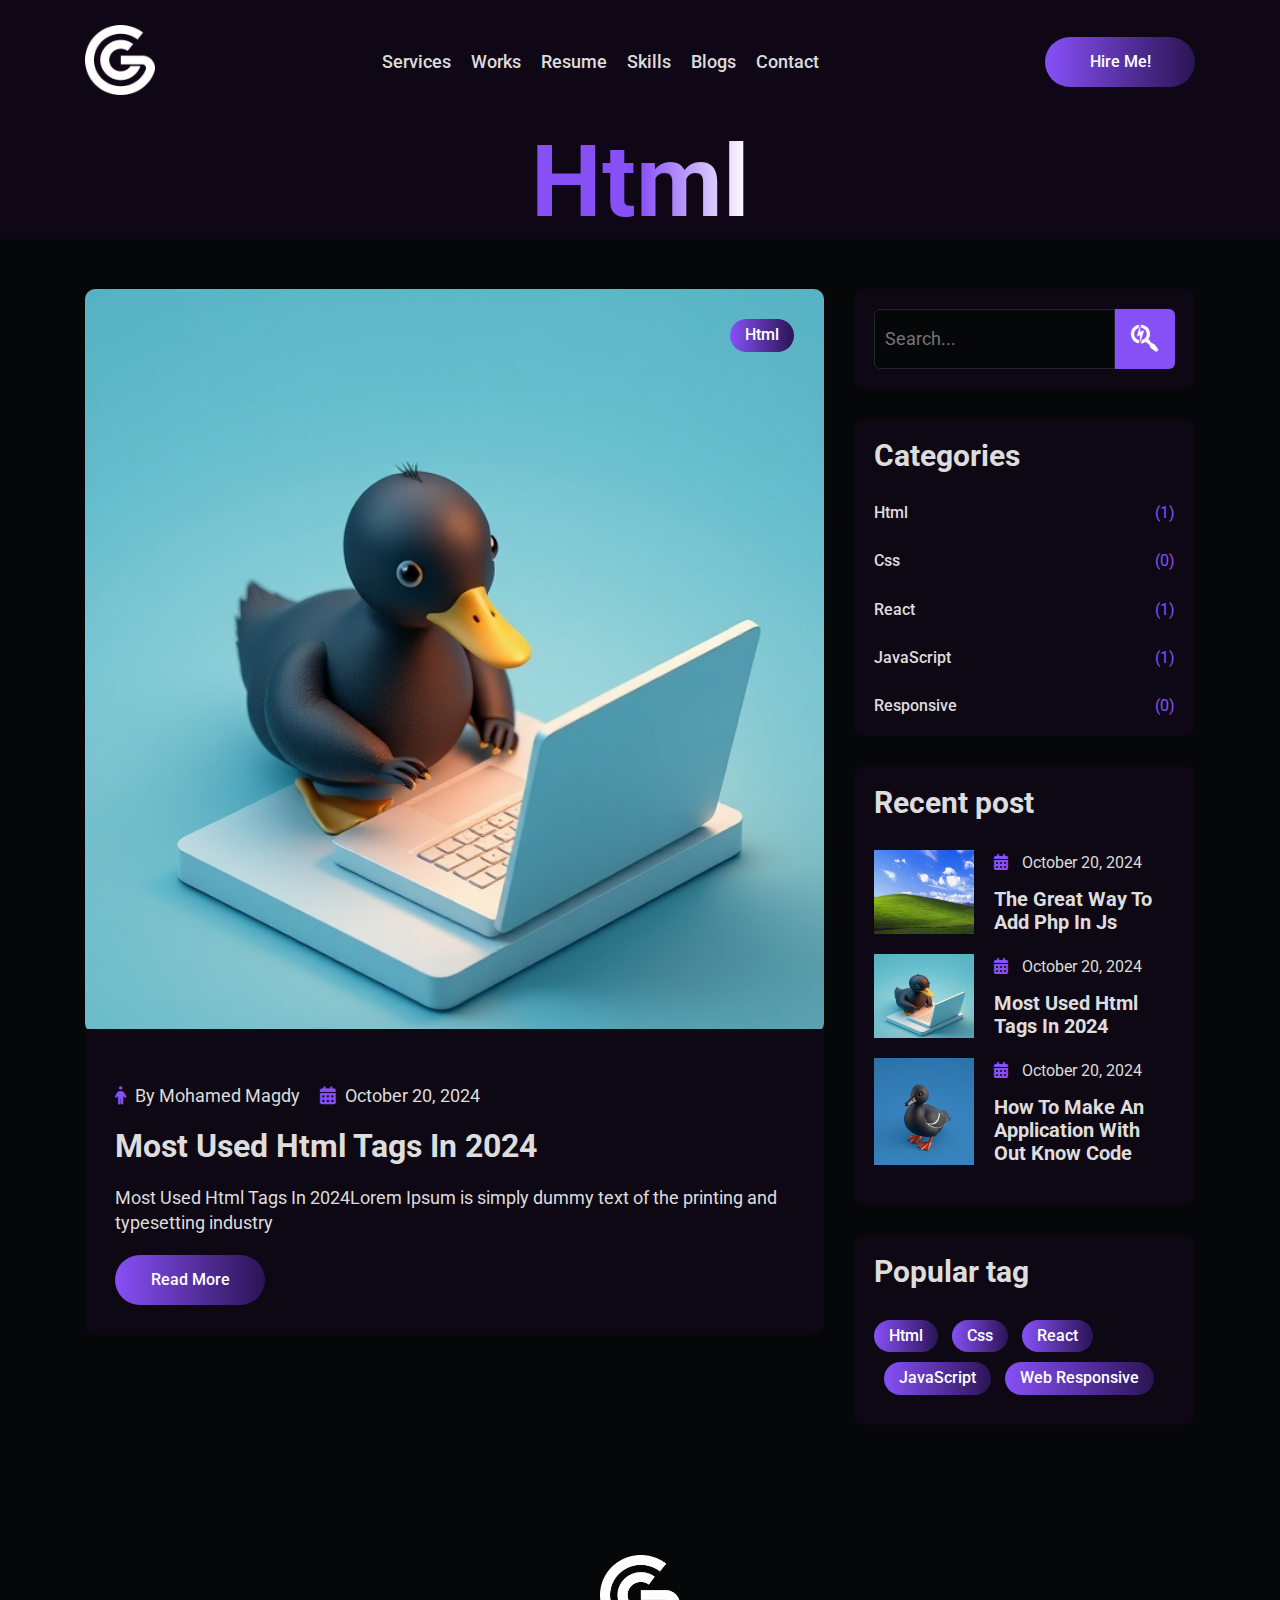
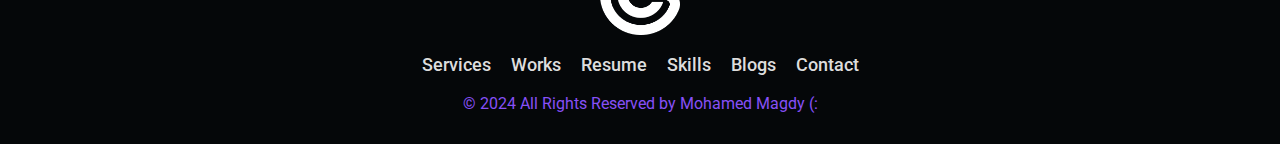
<file: pages/html.html>
<!DOCTYPE html>
<html lang="en">
  <head>
    <meta charset="UTF-8" />
    <meta name="viewport" content="width=device-width, initial-scale=1.0" />
    <!-- Meta description for search engines -->
    <meta
      name="description"
      content="Welcome to the personal portfolio of Mohamed Magdy Elsayed, a passionate Frontend Developer. Explore my projects, skills, and experiences in web development."
    />

    <!-- Meta author with your name -->
    <meta name="author" content="Mohamed Magdy Elsayed" />

    <!-- Meta keywords to improve SEO -->
    <meta
      name="keywords"
      content="Frontend Developer, Mohamed Magdy Elsayed, Web Developer, HTML, CSS, JavaScript, Portfolio, Frontend, محمد مجدي السيد"
    />

    <link rel="stylesheet" href="../styles/normailze.css" />
    <link rel="stylesheet" href="../styles/all.min.css" />
    <link rel="stylesheet" href="../styles/global.css" />
    <link rel="stylesheet" href="../styles/blogs.css" />
    <title>Html</title>
  </head>
  <body>
    <!-- Start Scroll Button -->
    <button class="scroll-btn">
      <i class="fa-solid fa-arrow-up"></i>
    </button>
    <!-- End Scroll Button -->
    <!-- Start Header  -->
    <header>
      <div class="container df f-sb f-v">
        <a href="../index.html" class="logo">
          <img src="../assets/images/logo.png" alt="logo" />
        </a>
        <nav>
          <ul class="df gap-20">
            <li><a href="../#services">services</a></li>
            <li><a href="../#works">works</a></li>
            <li><a href="../#resume">resume</a></li>
            <li><a href="../#skills">skills</a></li>
            <li><a href="blogs.html">blogs</a></li>
            <li><a href="../#contact">contact</a></li>
          </ul>
          <a
            href="mailto:mohamedmagdyelsayed7@gmail.com"
            class="hire-me hire-me-mobile hide-me"
            >hire me!</a
          >
        </nav>
        <button class="hide-me mobile-menu">
          <i class="fa-solid fa-bars"></i>
        </button>
        <a href="mailto:mohamedmagdyelsayed7@gmail.com" class="hire-me df-ac"
          >hire me!</a
        >
      </div>
    </header>
    <!-- End Header  -->
    <!--Start Page Title -->
    <div class="page-title">
      <h1 class="main-title">Html</h1>
    </div>
    <!--End  Page Title -->
    <!-- Start Blogs -->
    <section class="blogs">
      <div class="container">
        <div class="blogs-place articles"></div>
        <aside>
          <div class="search df">
            <input type="text" placeholder="Search..." />
            <button><i class="fa-brands fa-searchengin"></i></button>
          </div>
          <div class="categories">
            <h3>Categories</h3>
            <ul>
              <li>
                <a href="html.html">Html</a>
                <span class="blogs-count">(0)</span>
              </li>
              <li>
                <a href="css.html">Css</a> <span class="blogs-count">(0)</span>
              </li>
              <li>
                <a href="react.html">React</a>
                <span class="blogs-count">(0)</span>
              </li>
              <li>
                <a href="javascript.html">JavaScript</a>
                <span class="blogs-count">(0)</span>
              </li>
              <li>
                <a href="web-responsive.html">Responsive</a>
                <span class="blogs-count">(0)</span>
              </li>
            </ul>
          </div>
          <div class="recent-post">
            <h3>Recent post</h3>
          </div>
          <div class="popular-tag">
            <h3>Popular tag</h3>
            <a href="html.html">Html</a>
            <a href="css.html">Css</a>
            <a href="react.html">React</a>
            <a href="javascript.html">JavaScript</a>
            <a href="web-responsive.html">Web Responsive</a>
          </div>
        </aside>
      </div>
    </section>
    <!-- End Blogs -->
    <!-- Start Footer -->
    <footer>
      <div class="container df f-v gap-20">
        <img src="../assets/images/logo.png" alt="logo.png" />
        <nav>
          <ul class="df gap-20 f-h">
            <li><a href="../#services">services</a></li>
            <li><a href="../#works">works</a></li>
            <li><a href="../#resume">resume</a></li>
            <li><a href="../#skills">skills</a></li>
            <li><a href="pages/blogs.html">blogs</a></li>
            <li><a href="../#contact">contact</a></li>
          </ul>
        </nav>
        <p>© 2024 All Rights Reserved by Mohamed Magdy (:</p>
      </div>
    </footer>
    <!-- End Footer -->
    <script src="../scripts/js/global.js"></script>
    <script src="../scripts/js/articles.js"></script>
  </body>
</html>
</file>
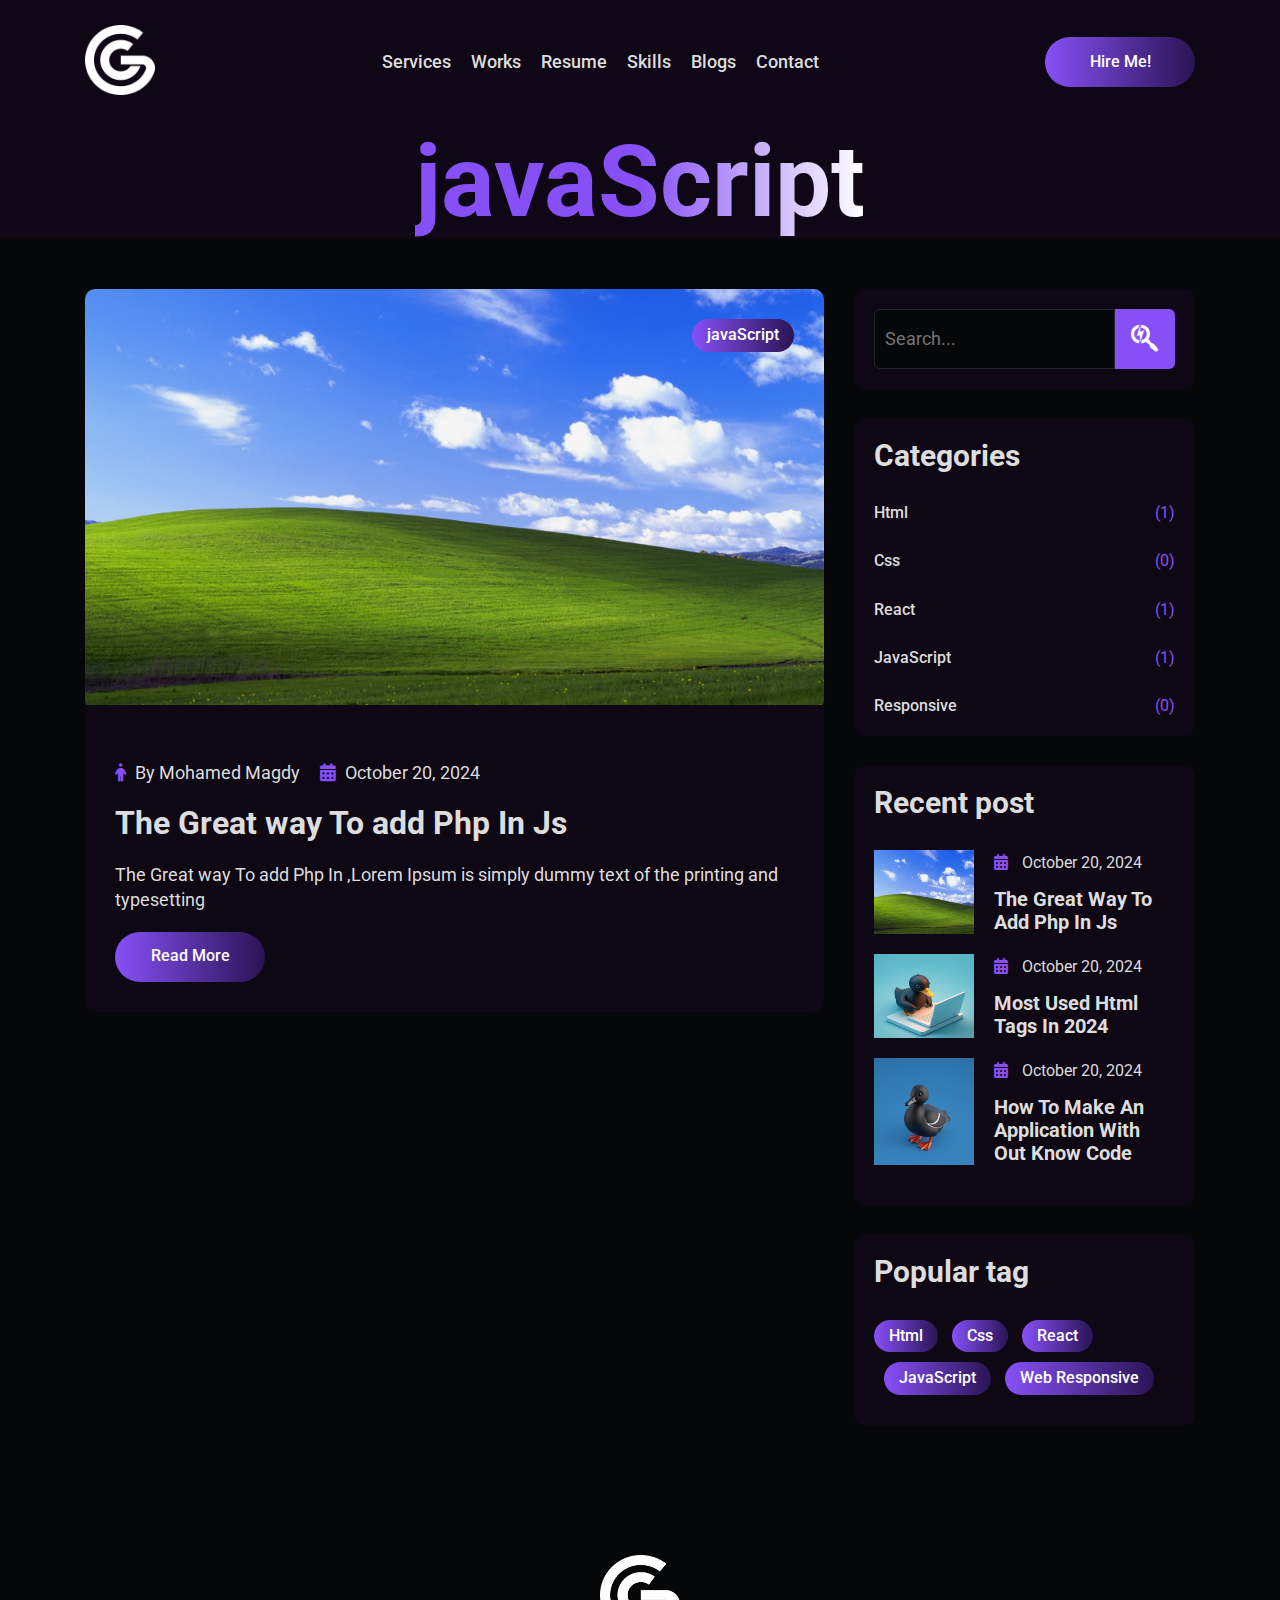
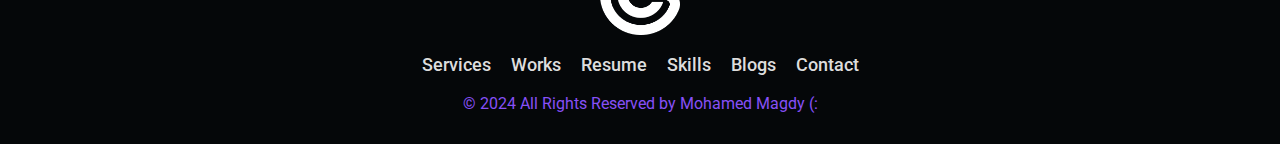
<file: pages/javascript.html>
<!DOCTYPE html>
<html lang="en">
  <head>
    <meta charset="UTF-8" />
    <meta name="viewport" content="width=device-width, initial-scale=1.0" />
    <!-- Meta description for search engines -->
    <meta
      name="description"
      content="Welcome to the personal portfolio of Mohamed Magdy Elsayed, a passionate Frontend Developer. Explore my projects, skills, and experiences in web development."
    />

    <!-- Meta author with your name -->
    <meta name="author" content="Mohamed Magdy Elsayed" />

    <!-- Meta keywords to improve SEO -->
    <meta
      name="keywords"
      content="Frontend Developer, Mohamed Magdy Elsayed, Web Developer, HTML, CSS, JavaScript, Portfolio, Frontend, محمد مجدي السيد"
    />

    <link rel="stylesheet" href="../styles/normailze.css" />
    <link rel="stylesheet" href="../styles/all.min.css" />
    <link rel="stylesheet" href="../styles/global.css" />
    <link rel="stylesheet" href="../styles/blogs.css" />
    <title>javaScript</title>
  </head>
  <body>
    <!-- Start Scroll Button -->
    <button class="scroll-btn">
      <i class="fa-solid fa-arrow-up"></i>
    </button>
    <!-- End Scroll Button -->
    <!-- Start Header  -->
    <header>
      <div class="container df f-sb f-v">
        <a href="../index.html" class="logo">
          <img src="../assets/images/logo.png" alt="logo" />
        </a>
        <nav>
          <ul class="df gap-20">
            <li><a href="../#services">services</a></li>
            <li><a href="../#works">works</a></li>
            <li><a href="../#resume">resume</a></li>
            <li><a href="../#skills">skills</a></li>
            <li><a href="blogs.html">blogs</a></li>
            <li><a href="../#contact">contact</a></li>
          </ul>
          <a
            href="mailto:mohamedmagdyelsayed7@gmail.com"
            class="hire-me hire-me-mobile hide-me"
            >hire me!</a
          >
        </nav>
        <button class="hide-me mobile-menu">
          <i class="fa-solid fa-bars"></i>
        </button>
        <a href="mailto:mohamedmagdyelsayed7@gmail.com" class="hire-me df-ac"
          >hire me!</a
        >
      </div>
    </header>
    <!-- End Header  -->
    <!--Start Page Title -->
    <div class="page-title">
      <h1 class="main-title">javaScript</h1>
    </div>
    <!--End  Page Title -->
    <!-- Start Blogs -->
    <section class="blogs">
      <div class="container">
        <div class="blogs-place articles"></div>
        <aside>
          <div class="search df">
            <input type="text" placeholder="Search..." />
            <button><i class="fa-brands fa-searchengin"></i></button>
          </div>
          <div class="categories">
            <h3>Categories</h3>
            <ul>
              <li>
                <a href="html.html">Html</a>
                <span class="blogs-count">(0)</span>
              </li>
              <li>
                <a href="css.html">Css</a> <span class="blogs-count">(0)</span>
              </li>
              <li>
                <a href="react.html">React</a>
                <span class="blogs-count">(0)</span>
              </li>
              <li>
                <a href="javascript.html">JavaScript</a>
                <span class="blogs-count">(0)</span>
              </li>
              <li>
                <a href="web-responsive.html">Responsive</a>
                <span class="blogs-count">(0)</span>
              </li>
            </ul>
          </div>
          <div class="recent-post">
            <h3>Recent post</h3>
          </div>
          <div class="popular-tag">
            <h3>Popular tag</h3>
            <a href="html.html">Html</a>
            <a href="css.html">Css</a>
            <a href="react.html">React</a>
            <a href="javascript.html">JavaScript</a>
            <a href="web-responsive.html">Web Responsive</a>
          </div>
        </aside>
      </div>
    </section>
    <!-- End Blogs -->
    <!-- Start Footer -->
    <footer>
      <div class="container df f-v gap-20">
        <img src="../assets/images/logo.png" alt="logo.png" />
        <nav>
          <ul class="df gap-20 f-h">
            <li><a href="../#services">services</a></li>
            <li><a href="../#works">works</a></li>
            <li><a href="../#resume">resume</a></li>
            <li><a href="../#skills">skills</a></li>
            <li><a href="pages/blogs.html">blogs</a></li>
            <li><a href="../#contact">contact</a></li>
          </ul>
        </nav>
        <p>© 2024 All Rights Reserved by Mohamed Magdy (:</p>
      </div>
    </footer>
    <!-- End Footer -->
    <script src="../scripts/js/global.js"></script>
    <script src="../scripts/js/articles.js"></script>
  </body>
</html>
</file>
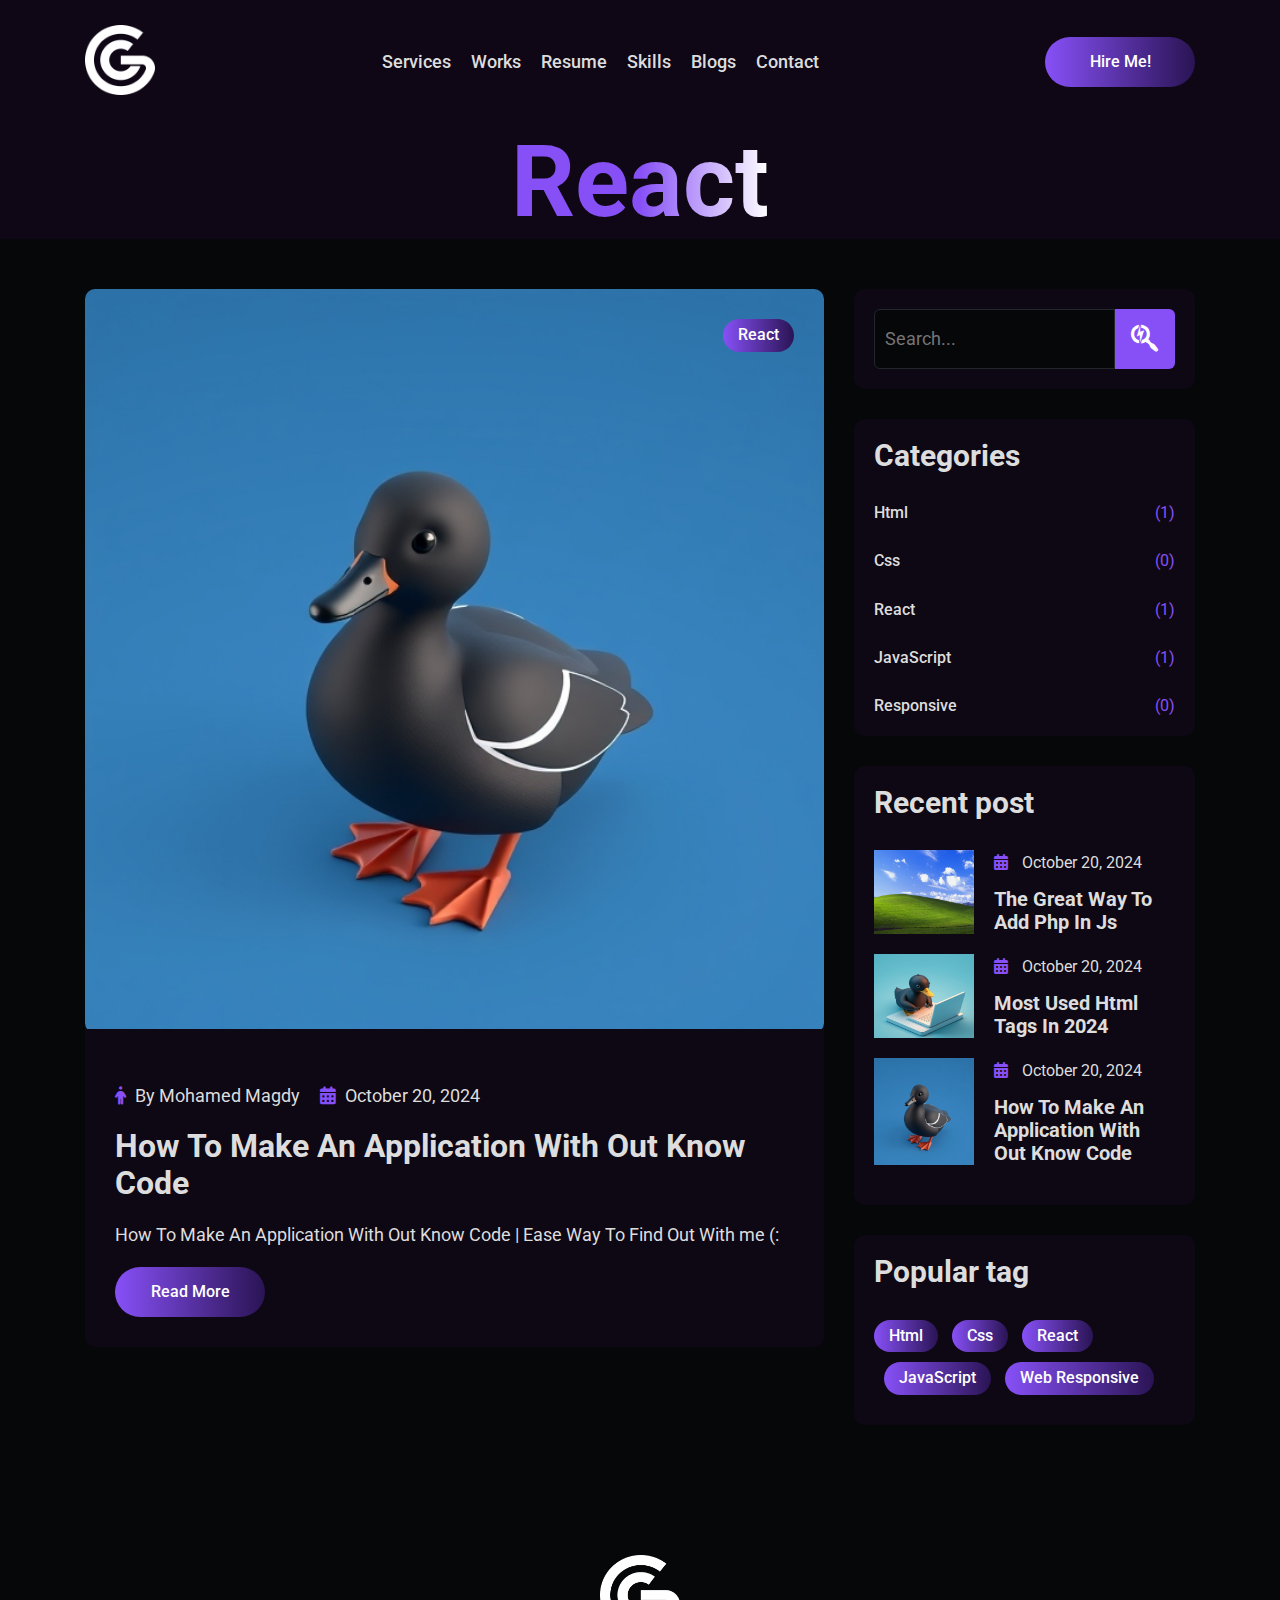
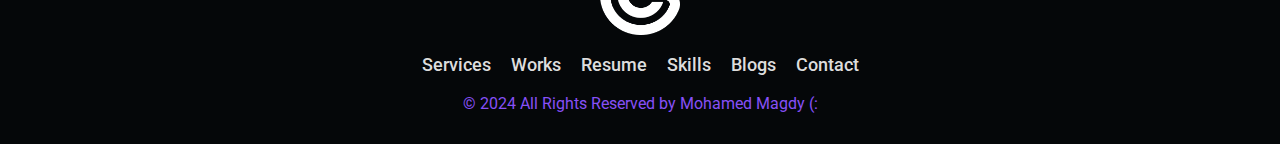
<file: pages/react.html>
<!DOCTYPE html>
<html lang="en">
  <head>
    <meta charset="UTF-8" />
    <meta name="viewport" content="width=device-width, initial-scale=1.0" />
    <!-- Meta description for search engines -->
    <meta
      name="description"
      content="Welcome to the personal portfolio of Mohamed Magdy Elsayed, a passionate Frontend Developer. Explore my projects, skills, and experiences in web development."
    />

    <!-- Meta author with your name -->
    <meta name="author" content="Mohamed Magdy Elsayed" />

    <!-- Meta keywords to improve SEO -->
    <meta
      name="keywords"
      content="Frontend Developer, Mohamed Magdy Elsayed, Web Developer, HTML, CSS, JavaScript, Portfolio, Frontend, محمد مجدي السيد"
    />

    <link rel="stylesheet" href="../styles/normailze.css" />
    <link rel="stylesheet" href="../styles/all.min.css" />
    <link rel="stylesheet" href="../styles/global.css" />
    <link rel="stylesheet" href="../styles/blogs.css" />
    <title>React</title>
  </head>
  <body>
        <!-- Start Scroll Button -->
        <button class="scroll-btn">
          <i class="fa-solid fa-arrow-up"></i>
        </button>
        <!-- End Scroll Button -->
    <!-- Start Header  -->
    <header>
      <div class="container df f-sb f-v">
        <a href="../index.html" class="logo">
          <img src="../assets/images/logo.png" alt="logo" />
        </a>
        <nav>
          <ul class="df gap-20">
            <li><a href="../#services">services</a></li>
            <li><a href="../#works">works</a></li>
            <li><a href="../#resume">resume</a></li>
            <li><a href="../#skills">skills</a></li>
            <li><a href="blogs.html">blogs</a></li>
            <li><a href="../#contact">contact</a></li>
          </ul>
          <a
            href="mailto:mohamedmagdyelsayed7@gmail.com"
            class="hire-me hire-me-mobile hide-me"
            >hire me!</a
          >
        </nav>
        <button class="hide-me mobile-menu">
          <i class="fa-solid fa-bars"></i>
        </button>
        <a href="mailto:mohamedmagdyelsayed7@gmail.com" class="hire-me df-ac"
          >hire me!</a
        >
      </div>
    </header>
    <!-- End Header  -->
    <!--Start Page Title -->
    <div class="page-title">
      <h1 class="main-title">React</h1>
    </div>
    <!--End  Page Title -->
    <!-- Start Blogs -->
    <section class="blogs">
      <div class="container">
        <div class="blogs-place articles">
        </div>
        <aside>
          <div class="search df">
            <input type="text" placeholder="Search..." />
            <button><i class="fa-brands fa-searchengin"></i></button>
          </div>
          <div class="categories">
            <h3>Categories</h3>
            <ul>
              <li>
                <a href="html.html">Html</a>
                <span class="blogs-count">(0)</span>
              </li>
              <li>
                <a href="css.html">Css</a> <span class="blogs-count">(0)</span>
              </li>
              <li>
                <a href="react.html">React</a>
                <span class="blogs-count">(0)</span>
              </li>
              <li>
                <a href="javascript.html">JavaScript</a>
                <span class="blogs-count">(0)</span>
              </li>
              <li>
                <a href="web-responsive.html">Responsive</a>
                <span class="blogs-count">(0)</span>
              </li>
            </ul>
          </div>
          <div class="recent-post">
            <h3>Recent post</h3>

          </div>
          <div class="popular-tag">
            <h3>Popular tag</h3>
            <a href="html.html">Html</a>
            <a href="css.html">Css</a>
            <a href="react.html">React</a>
            <a href="javascript.html">JavaScript</a>
            <a href="web-responsive.html">Web Responsive</a>
          </div>
        </aside>

      </div>
    </section>
    <!-- End Blogs -->
    <!-- Start Footer -->
    <footer>
      <div class="container df f-v gap-20">
        <img src="../assets/images/logo.png" alt="logo.png" />
        <nav>
          <ul class="df gap-20 f-h">
            <li><a href="../#services">services</a></li>
            <li><a href="../#works">works</a></li>
            <li><a href="../#resume">resume</a></li>
            <li><a href="../#skills">skills</a></li>
            <li><a href="pages/blogs.html">blogs</a></li>
            <li><a href="../#contact">contact</a></li>
          </ul>
        </nav>
        <p>© 2024 All Rights Reserved by Mohamed Magdy (:</p>
      </div>
    </footer>
    <!-- End Footer -->
    <script src="../scripts/js/global.js"></script>
    <script src="../scripts/js/articles.js"></script>
  </body>
</html>
</file>
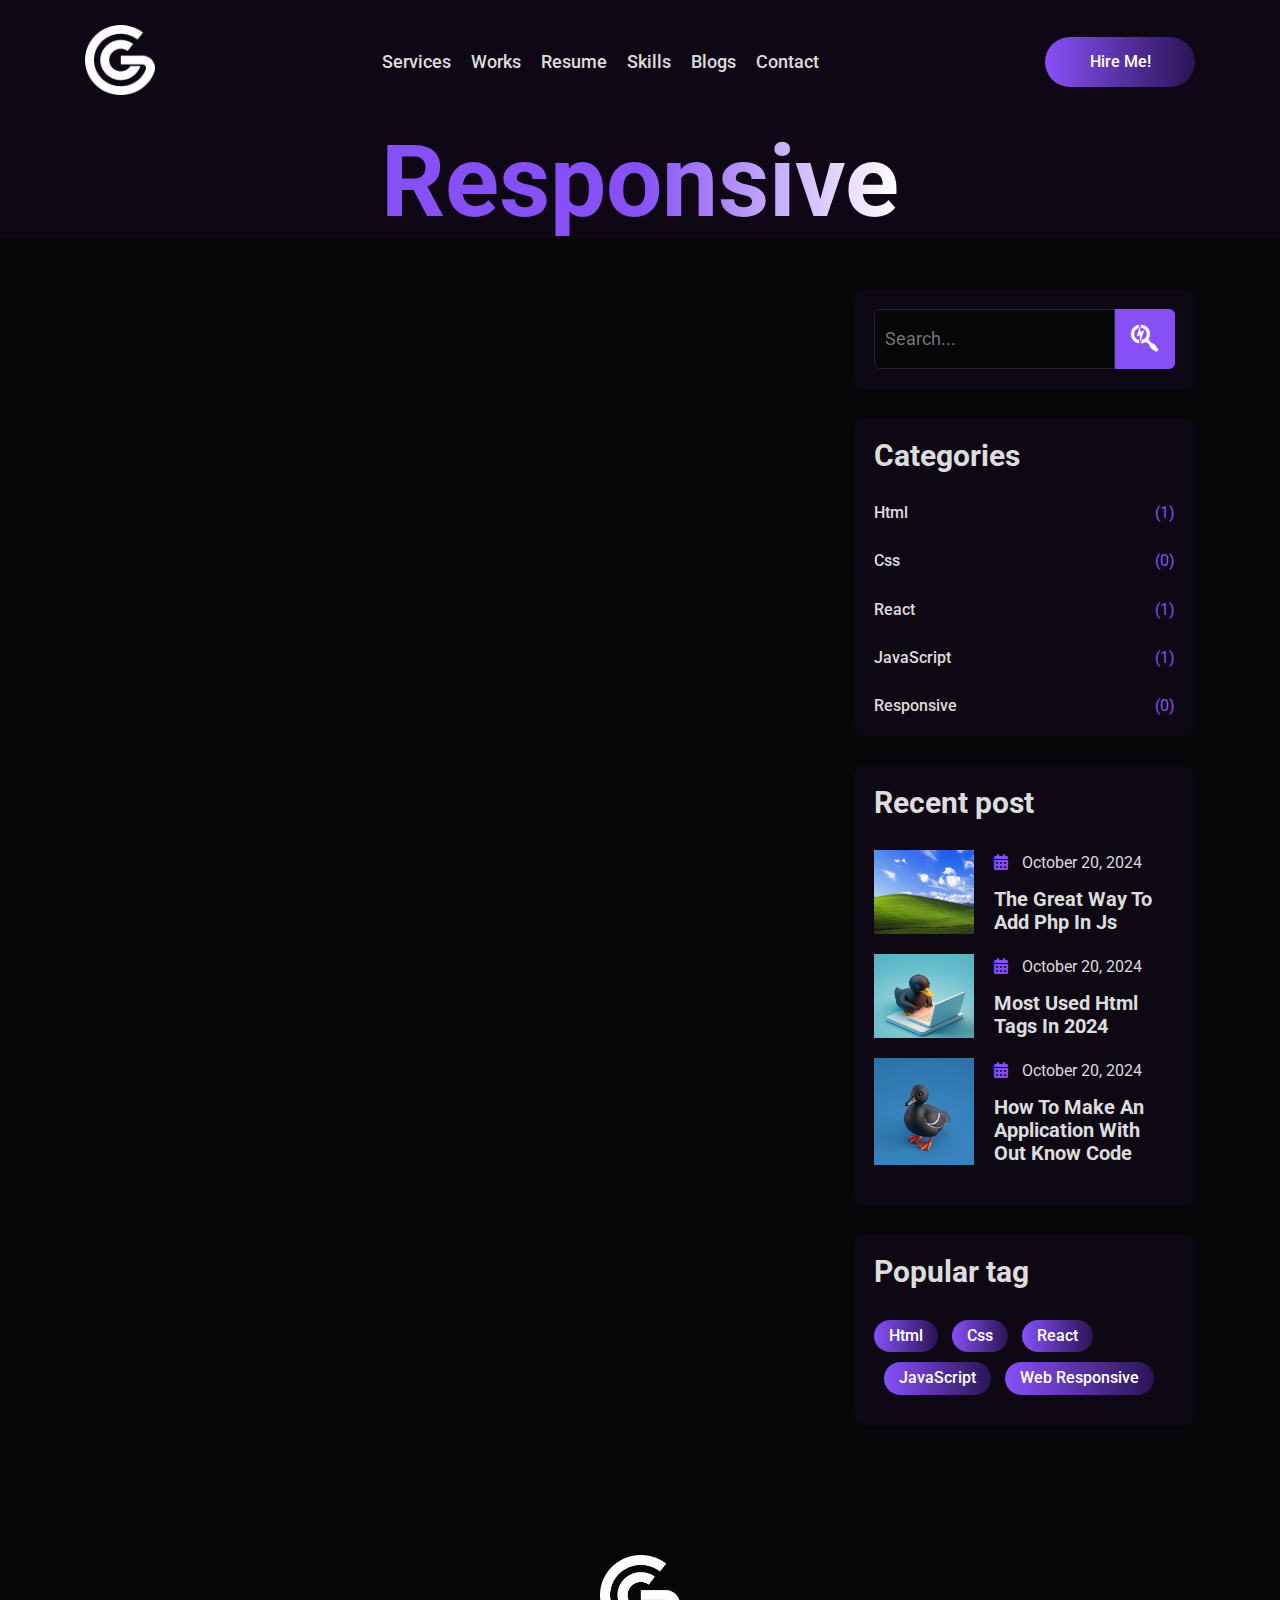
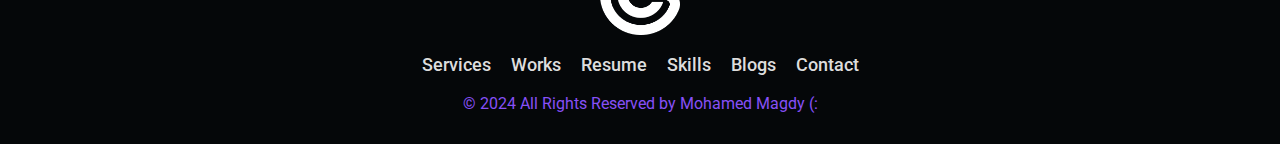
<file: pages/web-responsive.html>
<!DOCTYPE html>
<html lang="en">
  <head>
    <meta charset="UTF-8" />
    <meta name="viewport" content="width=device-width, initial-scale=1.0" />
    <!-- Meta description for search engines -->
    <meta
      name="description"
      content="Welcome to the personal portfolio of Mohamed Magdy Elsayed, a passionate Frontend Developer. Explore my projects, skills, and experiences in web development."
    />

    <!-- Meta author with your name -->
    <meta name="author" content="Mohamed Magdy Elsayed" />

    <!-- Meta keywords to improve SEO -->
    <meta
      name="keywords"
      content="Frontend Developer, Mohamed Magdy Elsayed, Web Developer, HTML, CSS, JavaScript, Portfolio, Frontend, محمد مجدي السيد"
    />

    <link rel="stylesheet" href="../styles/normailze.css" />
    <link rel="stylesheet" href="../styles/all.min.css" />
    <link rel="stylesheet" href="../styles/global.css" />
    <link rel="stylesheet" href="../styles/blogs.css" />
    <title>Responsive</title>
  </head>
  <body>
    <!-- Start Scroll Button -->
    <button class="scroll-btn">
      <i class="fa-solid fa-arrow-up"></i>
    </button>
    <!-- End Scroll Button -->
    <!-- Start Header  -->
    <header>
      <div class="container df f-sb f-v">
        <a href="../index.html" class="logo">
          <img src="../assets/images/logo.png" alt="logo" />
        </a>
        <nav>
          <ul class="df gap-20">
            <li><a href="../#services">services</a></li>
            <li><a href="../#works">works</a></li>
            <li><a href="../#resume">resume</a></li>
            <li><a href="../#skills">skills</a></li>
            <li><a href="blogs.html">blogs</a></li>
            <li><a href="../#contact">contact</a></li>
          </ul>
          <a
            href="mailto:mohamedmagdyelsayed7@gmail.com"
            class="hire-me hire-me-mobile hide-me"
            >hire me!</a
          >
        </nav>
        <button class="hide-me mobile-menu">
          <i class="fa-solid fa-bars"></i>
        </button>
        <a href="mailto:mohamedmagdyelsayed7@gmail.com" class="hire-me df-ac"
          >hire me!</a
        >
      </div>
    </header>
    <!-- End Header  -->
    <!--Start Page Title -->
    <div class="page-title">
      <h1 class="main-title">Responsive</h1>
    </div>
    <!--End  Page Title -->
    <!-- Start Blogs -->
    <section class="blogs">
      <div class="container">
        <div class="blogs-place articles"></div>
        <aside>
          <div class="search df">
            <input type="text" placeholder="Search..." />
            <button><i class="fa-brands fa-searchengin"></i></button>
          </div>
          <div class="categories">
            <h3>Categories</h3>
            <ul>
              <li>
                <a href="html.html">Html</a>
                <span class="blogs-count">(0)</span>
              </li>
              <li>
                <a href="css.html">Css</a> <span class="blogs-count">(0)</span>
              </li>
              <li>
                <a href="react.html">React</a>
                <span class="blogs-count">(0)</span>
              </li>
              <li>
                <a href="javascript.html">JavaScript</a>
                <span class="blogs-count">(0)</span>
              </li>
              <li>
                <a href="web-responsive.html">Responsive</a>
                <span class="blogs-count">(0)</span>
              </li>
            </ul>
          </div>
          <div class="recent-post">
            <h3>Recent post</h3>
          </div>
          <div class="popular-tag">
            <h3>Popular tag</h3>
            <a href="html.html">Html</a>
            <a href="css.html">Css</a>
            <a href="react.html">React</a>
            <a href="javascript.html">JavaScript</a>
            <a href="web-responsive.html">Web Responsive</a>
          </div>
        </aside>
      </div>
    </section>
    <!-- End Blogs -->
    <!-- Start Footer -->
    <footer>
      <div class="container df f-v gap-20">
        <img src="../assets/images/logo.png" alt="logo.png" />
        <nav>
          <ul class="df gap-20 f-h">
            <li><a href="../#services">services</a></li>
            <li><a href="../#works">works</a></li>
            <li><a href="../#resume">resume</a></li>
            <li><a href="../#skills">skills</a></li>
            <li><a href="pages/blogs.html">blogs</a></li>
            <li><a href="../#contact">contact</a></li>
          </ul>
        </nav>
        <p>© 2024 All Rights Reserved by Mohamed Magdy (:</p>
      </div>
    </footer>
    <!-- End Footer -->
    <script src="../scripts/js/global.js"></script>
    <script src="../scripts/js/articles.js"></script>
  </body>
</html>
</file>
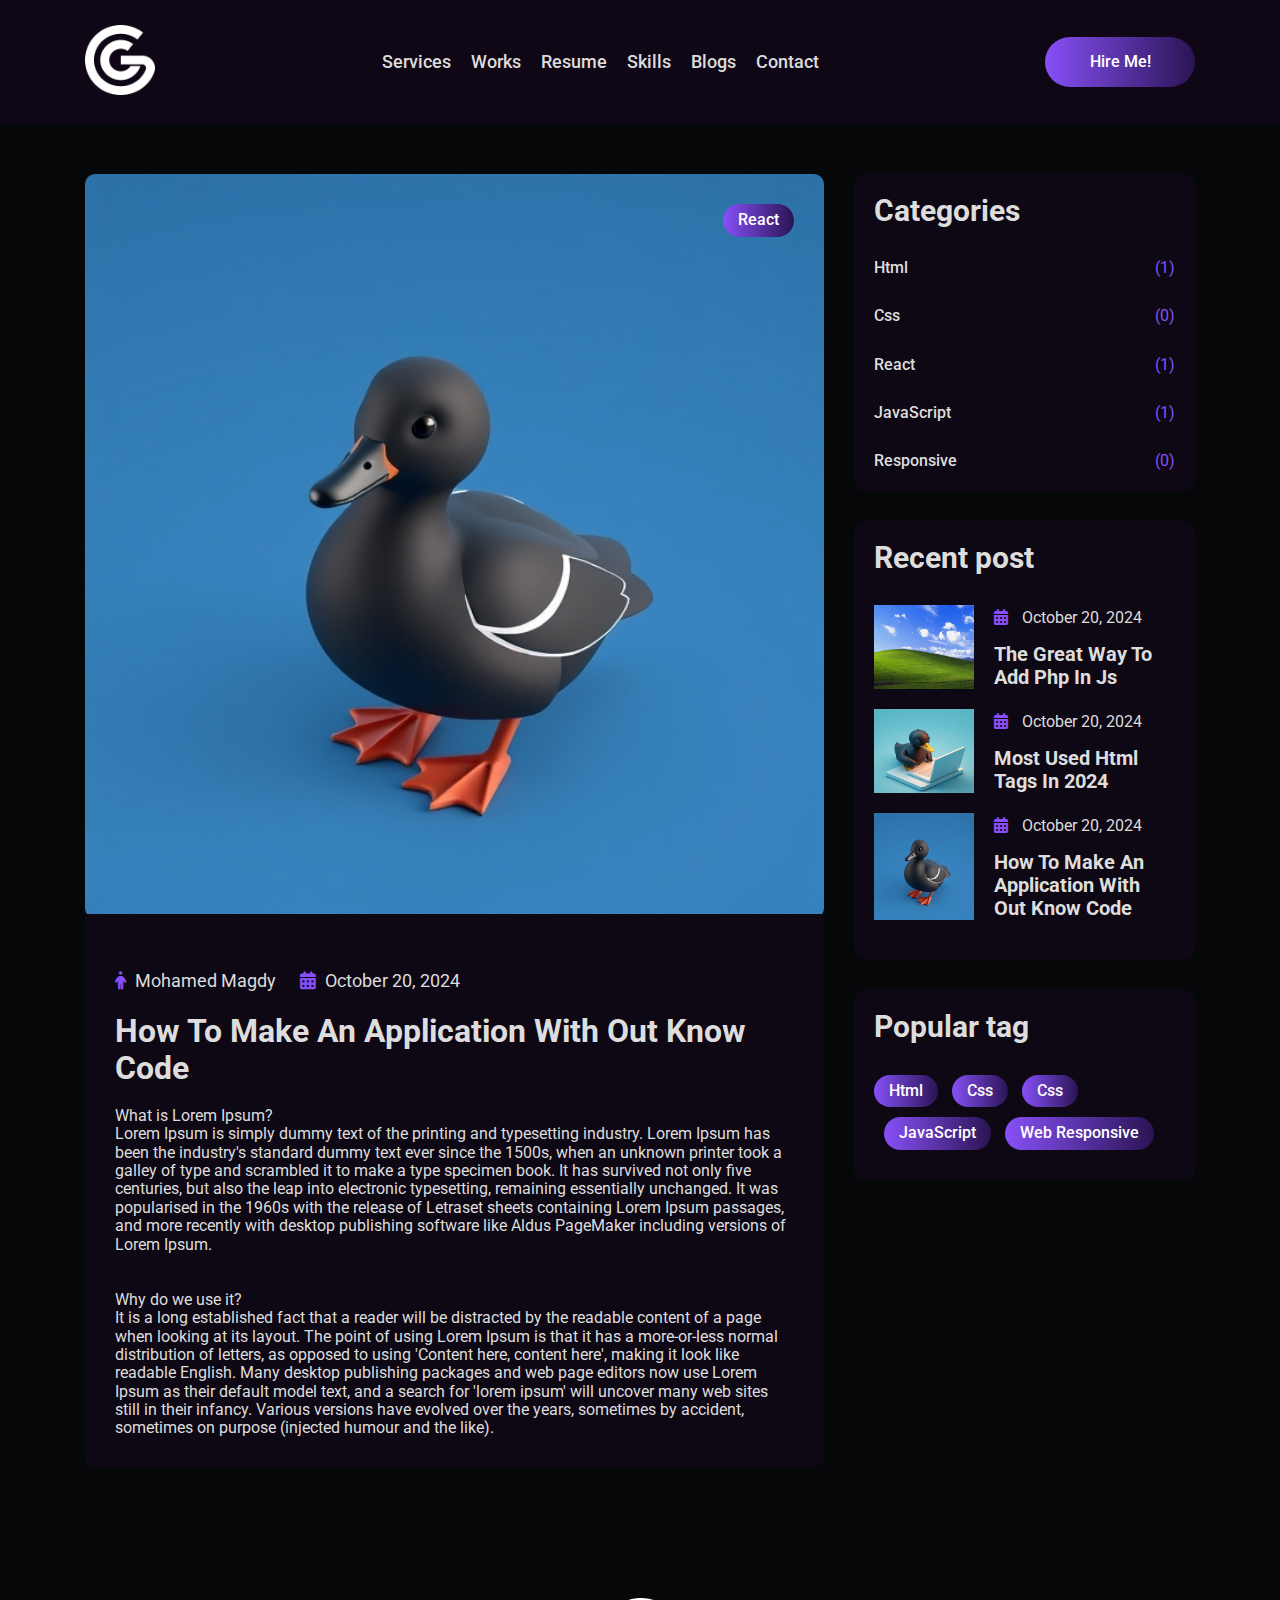
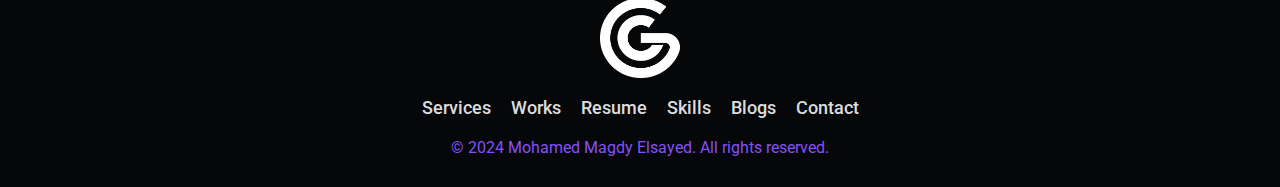
<file: pages/articles/how_to_make_an_application_with_out_know_code_.html>
<!DOCTYPE html>
<html lang="en">
  <head>
    <meta charset="UTF-8" />
    <meta name="viewport" content="width=device-width, initial-scale=1.0" />
    <meta name="description" content="Your description here" />
    <meta name="author" content="Mohamed Magdy Elsayed" />
    <meta
      name="keywords"
      content="Frontend Developer, Mohamed Magdy Elsayed, Web Developer, HTML, CSS, JavaScript, Portfolio, Frontend, محمد مجدي السيد"
    />
    <link rel="stylesheet" href="../../styles/normailze.css" />
    <link rel="stylesheet" href="../../styles/all.min.css" />
    <link rel="stylesheet" href="../../styles/global.css" />
    <link rel="stylesheet" href="../../styles/blogs.css" />
    <title>How To Make An Application With Out Know Code</title>
  </head>
  <body>
    <!-- Start Scroll Button -->
    <button class="scroll-btn">
      <i class="fa-solid fa-arrow-up"></i>
    </button>
    <!-- End Scroll Button -->
    <!-- Start Header  -->
    <header>
      <div class="container df f-sb f-v">
        <a href="../../index.html" class="logo">
          <img src="../../assets/images/logo.png" alt="logo" />
        </a>
        <nav>
          <ul class="df gap-20">
            <li><a href="../../#services">services</a></li>
            <li><a href="../../#works">works</a></li>
            <li><a href="../../#resume">resume</a></li>
            <li><a href="../../#skills">skills</a></li>
            <li><a href="../blogs.html">blogs</a></li>
            <li><a href="../../#contact">contact</a></li>
          </ul>
          <a
            href="mailto:mohamedmagdyelsayed7@gmail.com"
            class="hire-me hire-me-mobile hide-me"
            >hire me!</a
          >
        </nav>
        <button class="hide-me mobile-menu">
          <i class="fa-solid fa-bars"></i>
        </button>
        <a href="mailto:mohamedmagdyelsayed7@gmail.com" class="hire-me df-ac"
          >hire me!</a
        >
      </div>
    </header>
    <!-- End Header  -->
    <!-- Start Blogs -->
    <section class="blogs">
      <div class="container">
        <div class="blogs-place">
          <div class="blog">
            <span class="blog-category">React</span>
            <div class="blog-img">
              <img
                src="../../assets/images/articles/React1.jpg"
                alt="How To Make An Application With Out Know Code "
                title="How To Make An Application With Out Know Code "
              />
            </div>
            <div class="blog-info">
              <p>
                <span class="author"
                  ><i class="fa-solid fa-person"></i> Mohamed Magdy</span
                >
                <span class="date"
                  ><i class="fa-solid fa-calendar-days"></i> October 20,
                  2024</span
                >
              </p>
              <h2>How To Make An Application With Out Know Code</h2>
              <div class="content">
                What is Lorem Ipsum?<br />
                Lorem Ipsum is simply dummy text of the printing and typesetting
                industry. Lorem Ipsum has been the industry&#039;s standard
                dummy text ever since the 1500s, when an unknown printer took a
                galley of type and scrambled it to make a type specimen book. It
                has survived not only five centuries, but also the leap into
                electronic typesetting, remaining essentially unchanged. It was
                popularised in the 1960s with the release of Letraset sheets
                containing Lorem Ipsum passages, and more recently with desktop
                publishing software like Aldus PageMaker including versions of
                Lorem Ipsum.<br />
                <br />
                <br />
                Why do we use it?<br />
                It is a long established fact that a reader will be distracted
                by the readable content of a page when looking at its layout.
                The point of using Lorem Ipsum is that it has a more-or-less
                normal distribution of letters, as opposed to using
                &#039;Content here, content here&#039;, making it look like
                readable English. Many desktop publishing packages and web page
                editors now use Lorem Ipsum as their default model text, and a
                search for &#039;lorem ipsum&#039; will uncover many web sites
                still in their infancy. Various versions have evolved over the
                years, sometimes by accident, sometimes on purpose (injected
                humour and the like).
              </div>
            </div>
          </div>
        </div>

        <aside>
          <div class="categories">
            <h3>Categories</h3>
            <ul>
              <li>
                <a href="../html.html">Html</a
                ><span class="blogs-count">(0)</span>
              </li>
              <li>
                <a href="../css.html">Css</a
                ><span class="blogs-count">(0)</span>
              </li>
              <li>
                <a href="../react.html">React</a
                ><span class="blogs-count">(0)</span>
              </li>
              <li>
                <a href="../javascript.html">JavaScript</a
                ><span class="blogs-count">(0)</span>
              </li>
              <li>
                <a href="../web-responsive.html">Responsive</a
                ><span class="blogs-count">(0)</span>
              </li>
            </ul>
          </div>
          <div class="recent-post">
            <h3>Recent post</h3>
          </div>
          <div class="popular-tag">
            <h3>Popular tag</h3>
            <a href="../html.html">Html</a>
            <a href="../css.html">Css</a>
            <a href="../react.html">Css</a>
            <a href="../javascript.html">JavaScript</a>
            <a href="../web-responsive.html">Web Responsive</a>
          </div>
        </aside>
      </div>
    </section>
    <!-- End Blogs -->
    <!-- Start Footer -->
    <footer>
      <div class="container df f-v gap-20">
        <img src="../../assets/images/logo.png" alt="logo.png" />
        <nav>
          <ul class="df gap-20 f-h">
            <li><a href="../../#services">services</a></li>
            <li><a href="../../#works">works</a></li>
            <li><a href="../../#resume">resume</a></li>
            <li><a href="../../#skills">skills</a></li>
            <li><a href="../blogs.html">blogs</a></li>
            <li><a href="../../#contact">contact</a></li>
          </ul>
        </nav>
        <p>&copy; 2024 Mohamed Magdy Elsayed. All rights reserved.</p>
      </div>
      <script src="../../scripts/js/articles.js"></script>
      <script src="../../scripts/js/global.js"></script>
    </footer>
    <!-- End Footer -->
  </body>
</html>
</file>
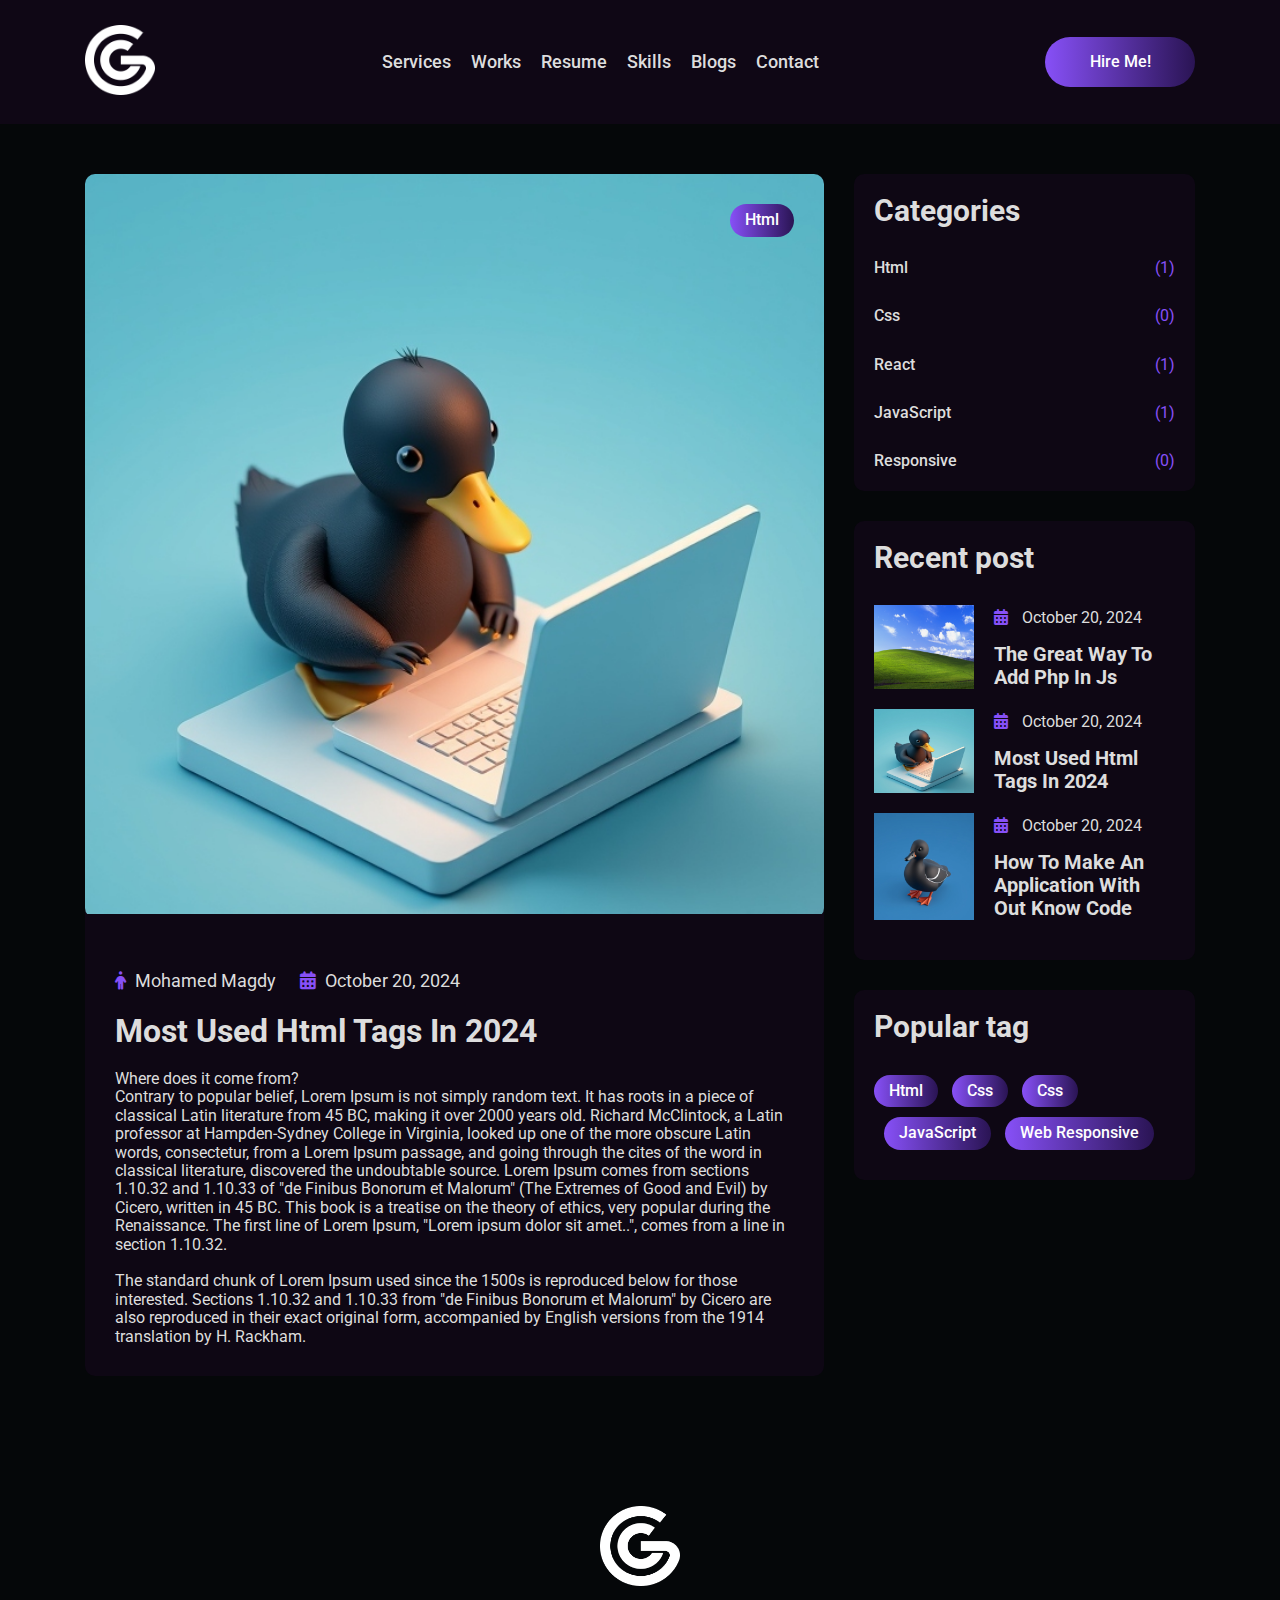
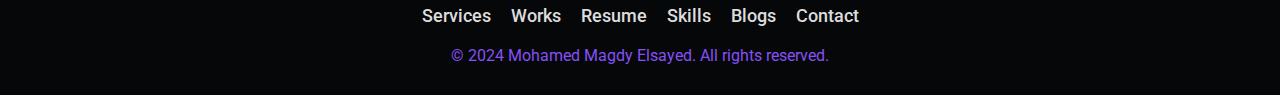
<file: pages/articles/most_used_html_tags_in_2024.html>
<!DOCTYPE html>
<html lang="en">
  <head>
    <meta charset="UTF-8" />
    <meta name="viewport" content="width=device-width, initial-scale=1.0" />
    <meta name="description" content="Your description here" />
    <meta name="author" content="Mohamed Magdy Elsayed" />
    <meta
      name="keywords"
      content="Frontend Developer, Mohamed Magdy Elsayed, Web Developer, HTML, CSS, JavaScript, Portfolio, Frontend, محمد مجدي السيد"
    />
    <link rel="stylesheet" href="../../styles/normailze.css" />
    <link rel="stylesheet" href="../../styles/all.min.css" />
    <link rel="stylesheet" href="../../styles/global.css" />
    <link rel="stylesheet" href="../../styles/blogs.css" />
    <title>Most Used Html Tags In 2024</title>
  </head>
  <body>
    <!-- Start Scroll Button -->
    <button class="scroll-btn">
      <i class="fa-solid fa-arrow-up"></i>
    </button>
    <!-- End Scroll Button -->
    <!-- Start Header  -->
    <header>
      <div class="container df f-sb f-v">
        <a href="../../index.html" class="logo">
          <img src="../../assets/images/logo.png" alt="logo" />
        </a>
        <nav>
          <ul class="df gap-20">
            <li><a href="../../#services">services</a></li>
            <li><a href="../../#works">works</a></li>
            <li><a href="../../#resume">resume</a></li>
            <li><a href="../../#skills">skills</a></li>
            <li><a href="../blogs.html">blogs</a></li>
            <li><a href="../../#contact">contact</a></li>
          </ul>
          <a
            href="mailto:mohamedmagdyelsayed7@gmail.com"
            class="hire-me hire-me-mobile hide-me"
            >hire me!</a
          >
        </nav>
        <button class="hide-me mobile-menu">
          <i class="fa-solid fa-bars"></i>
        </button>
        <a href="mailto:mohamedmagdyelsayed7@gmail.com" class="hire-me df-ac"
          >hire me!</a
        >
      </div>
    </header>
    <!-- End Header  -->
    <!-- Start Blogs -->
    <section class="blogs">
      <div class="container">
        <div class="blogs-place">
          <div class="blog">
            <span class="blog-category">Html</span>
            <div class="blog-img">
              <img
                src="../../assets/images/articles/happy.jpg"
                alt="Most Used Html Tags In 2024"
                title="Most Used Html Tags In 2024"
              />
            </div>
            <div class="blog-info">
              <p>
                <span class="author"
                  ><i class="fa-solid fa-person"></i> Mohamed Magdy</span
                >
                <span class="date"
                  ><i class="fa-solid fa-calendar-days"></i> October 20,
                  2024</span
                >
              </p>
              <h2>Most Used Html Tags In 2024</h2>
              <div class="content">
                Where does it come from?<br />
                Contrary to popular belief, Lorem Ipsum is not simply random
                text. It has roots in a piece of classical Latin literature from
                45 BC, making it over 2000 years old. Richard McClintock, a
                Latin professor at Hampden-Sydney College in Virginia, looked up
                one of the more obscure Latin words, consectetur, from a Lorem
                Ipsum passage, and going through the cites of the word in
                classical literature, discovered the undoubtable source. Lorem
                Ipsum comes from sections 1.10.32 and 1.10.33 of &quot;de
                Finibus Bonorum et Malorum&quot; (The Extremes of Good and Evil)
                by Cicero, written in 45 BC. This book is a treatise on the
                theory of ethics, very popular during the Renaissance. The first
                line of Lorem Ipsum, &quot;Lorem ipsum dolor sit amet..&quot;,
                comes from a line in section 1.10.32.<br />
                <br />
                The standard chunk of Lorem Ipsum used since the 1500s is
                reproduced below for those interested. Sections 1.10.32 and
                1.10.33 from &quot;de Finibus Bonorum et Malorum&quot; by Cicero
                are also reproduced in their exact original form, accompanied by
                English versions from the 1914 translation by H. Rackham.
              </div>
            </div>
          </div>
        </div>

        <aside>
          <div class="categories">
            <h3>Categories</h3>
            <ul>
              <li>
                <a href="../html.html">Html</a
                ><span class="blogs-count">(0)</span>
              </li>
              <li>
                <a href="../css.html">Css</a
                ><span class="blogs-count">(0)</span>
              </li>
              <li>
                <a href="../react.html">React</a
                ><span class="blogs-count">(0)</span>
              </li>
              <li>
                <a href="../javascript.html">JavaScript</a
                ><span class="blogs-count">(0)</span>
              </li>
              <li>
                <a href="../web-responsive.html">Responsive</a
                ><span class="blogs-count">(0)</span>
              </li>
            </ul>
          </div>
          <div class="recent-post">
            <h3>Recent post</h3>
          </div>
          <div class="popular-tag">
            <h3>Popular tag</h3>
            <a href="../html.html">Html</a>
            <a href="../css.html">Css</a>
            <a href="../react.html">Css</a>
            <a href="../javascript.html">JavaScript</a>
            <a href="../web-responsive.html">Web Responsive</a>
          </div>
        </aside>
      </div>
    </section>
    <!-- End Blogs -->
    <!-- Start Footer -->
    <footer>
      <div class="container df f-v gap-20">
        <img src="../../assets/images/logo.png" alt="logo.png" />
        <nav>
          <ul class="df gap-20 f-h">
            <li><a href="../../#services">services</a></li>
            <li><a href="../../#works">works</a></li>
            <li><a href="../../#resume">resume</a></li>
            <li><a href="../../#skills">skills</a></li>
            <li><a href="../blogs.html">blogs</a></li>
            <li><a href="../../#contact">contact</a></li>
          </ul>
        </nav>
        <p>&copy; 2024 Mohamed Magdy Elsayed. All rights reserved.</p>
      </div>
    </footer>
    <!-- End Footer -->
    <script src="../../scripts/js/articles.js"></script>
    <script src="../../scripts/js/global.js"></script>
  </body>
</html>
</file>
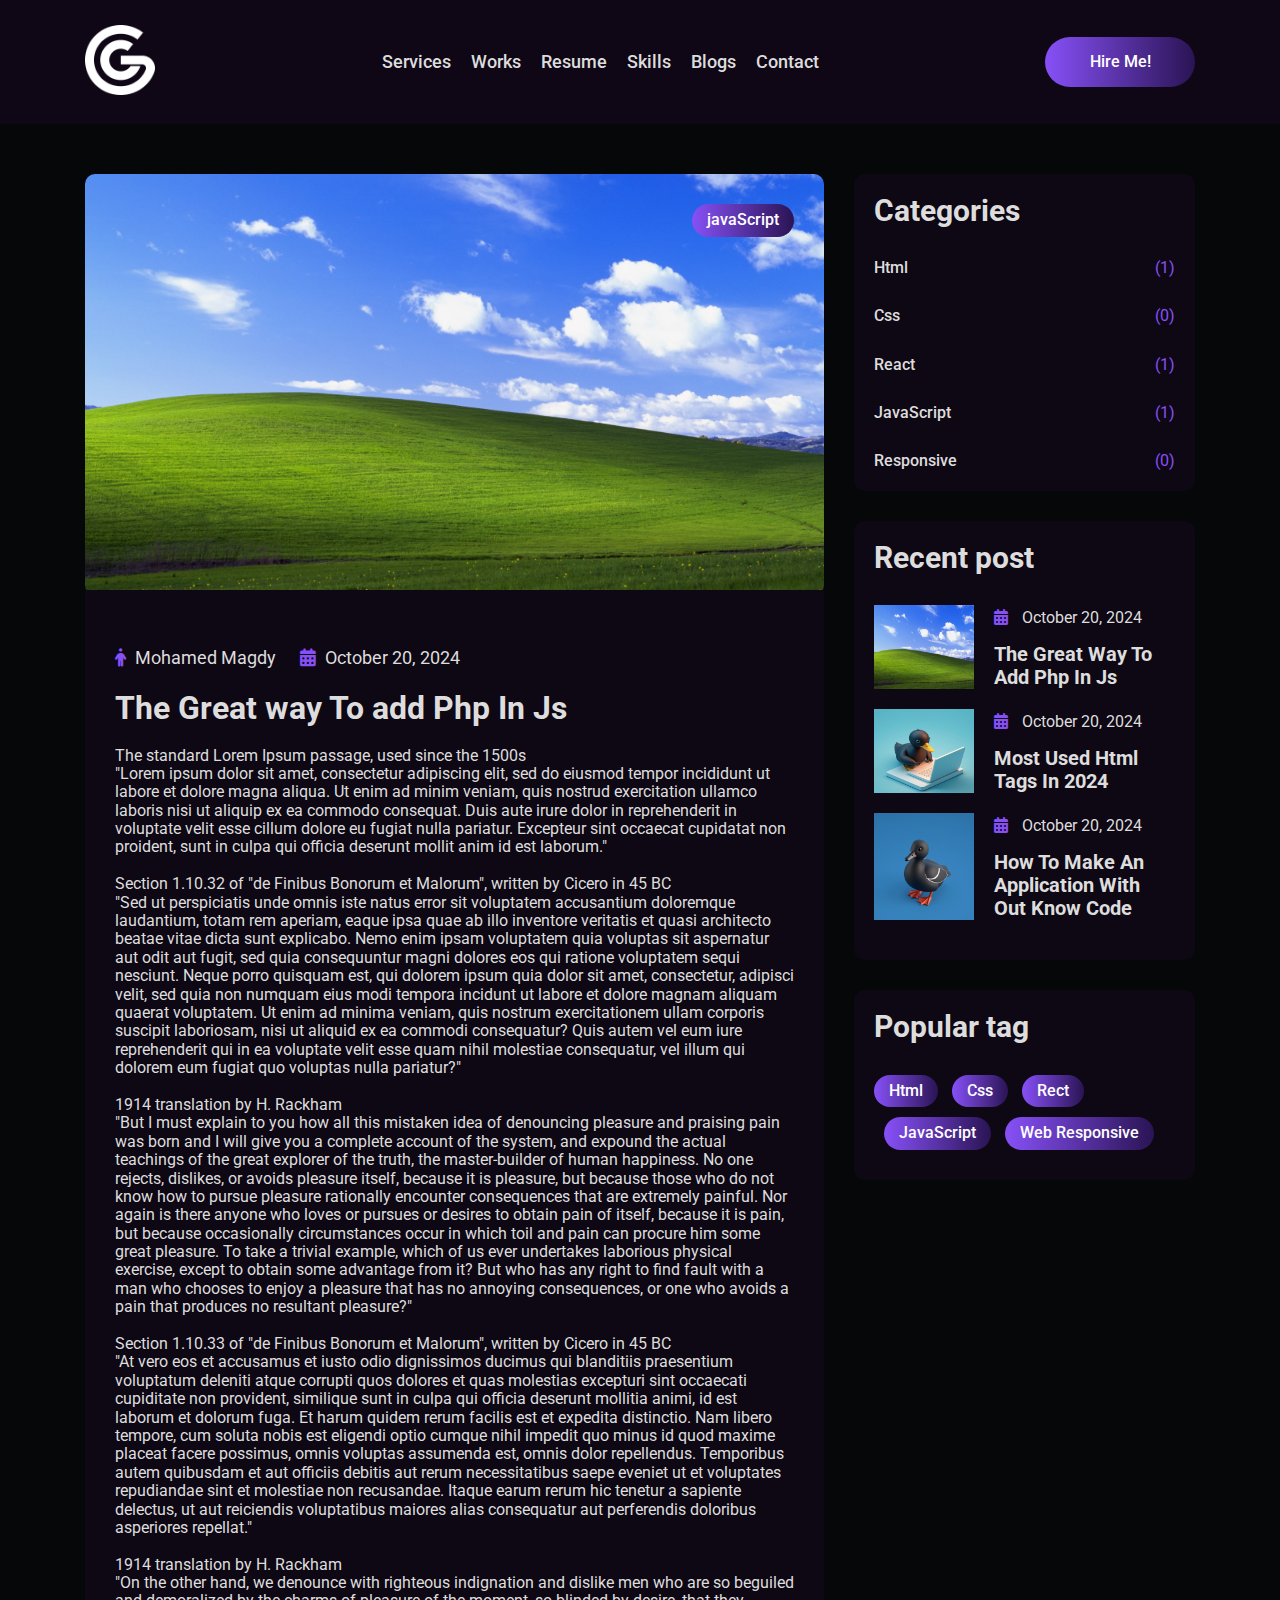
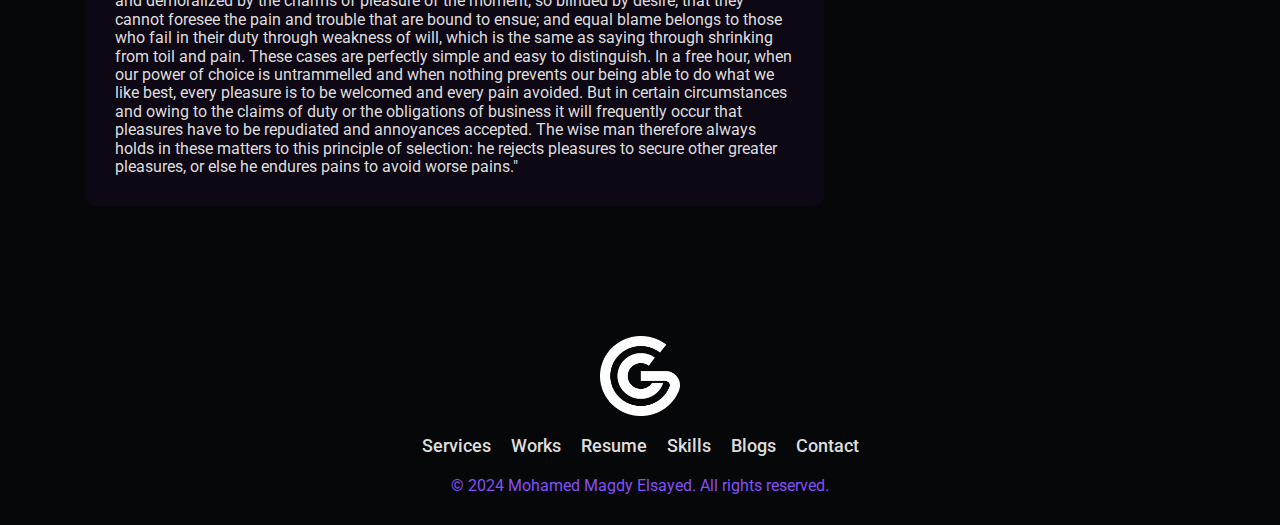
<file: pages/articles/the_great_way_to_add_php_in_js.html>
<!DOCTYPE html>
<html lang="en">
  <head>
    <meta charset="UTF-8" />
    <meta name="viewport" content="width=device-width, initial-scale=1.0" />
    <meta name="description" content="Your description here" />
    <meta name="author" content="Mohamed Magdy Elsayed" />
    <meta
      name="keywords"
      content="Frontend Developer, Mohamed Magdy Elsayed, Web Developer, HTML, CSS, JavaScript, Portfolio, Frontend, محمد مجدي السيد"
    />
    <link rel="stylesheet" href="../../styles/normailze.css" />
    <link rel="stylesheet" href="../../styles/all.min.css" />
    <link rel="stylesheet" href="../../styles/global.css" />
    <link rel="stylesheet" href="../../styles/blogs.css" />
    <title>The Great way To add Php In Js</title>
  </head>
  <body>
    <!-- Start Scroll Button -->
    <button class="scroll-btn">
      <i class="fa-solid fa-arrow-up"></i>
    </button>
    <!-- End Scroll Button -->
    <!-- Start Header  -->
    <header>
      <div class="container df f-sb f-v">
        <a href="../../index.html" class="logo">
          <img src="../../assets/images/logo.png" alt="logo" />
        </a>
        <nav>
          <ul class="df gap-20">
            <li><a href="../../#services">services</a></li>
            <li><a href="../../#works">works</a></li>
            <li><a href="../../#resume">resume</a></li>
            <li><a href="../../#skills">skills</a></li>
            <li><a href="../blogs.html">blogs</a></li>
            <li><a href="../../#contact">contact</a></li>
          </ul>
          <a
            href="mailto:mohamedmagdyelsayed7@gmail.com"
            class="hire-me hire-me-mobile hide-me"
            >hire me!</a
          >
        </nav>
        <button class="hide-me mobile-menu">
          <i class="fa-solid fa-bars"></i>
        </button>
        <a href="mailto:mohamedmagdyelsayed7@gmail.com" class="hire-me df-ac"
          >hire me!</a
        >
      </div>
    </header>
    <!-- End Header  -->
    <!-- Start Blogs -->
    <section class="blogs">
      <div class="container">
        <div class="blogs-place">
          <div class="blog">
            <span class="blog-category">javaScript</span>
            <div class="blog-img">
              <img
                src="../../assets/images/articles/javascript.jpg"
                alt="The Great way To add Php In Js"
                title="The Great way To add Php In Js"
              />
            </div>
            <div class="blog-info">
              <p>
                <span class="author"
                  ><i class="fa-solid fa-person"></i> Mohamed Magdy</span
                >
                <span class="date"
                  ><i class="fa-solid fa-calendar-days"></i> October 20,
                  2024</span
                >
              </p>
              <h2>The Great way To add Php In Js</h2>
              <div class="content">
                The standard Lorem Ipsum passage, used since the 1500s<br />
                &quot;Lorem ipsum dolor sit amet, consectetur adipiscing elit,
                sed do eiusmod tempor incididunt ut labore et dolore magna
                aliqua. Ut enim ad minim veniam, quis nostrud exercitation
                ullamco laboris nisi ut aliquip ex ea commodo consequat. Duis
                aute irure dolor in reprehenderit in voluptate velit esse cillum
                dolore eu fugiat nulla pariatur. Excepteur sint occaecat
                cupidatat non proident, sunt in culpa qui officia deserunt
                mollit anim id est laborum.&quot;<br />
                <br />
                Section 1.10.32 of &quot;de Finibus Bonorum et Malorum&quot;,
                written by Cicero in 45 BC<br />
                &quot;Sed ut perspiciatis unde omnis iste natus error sit
                voluptatem accusantium doloremque laudantium, totam rem aperiam,
                eaque ipsa quae ab illo inventore veritatis et quasi architecto
                beatae vitae dicta sunt explicabo. Nemo enim ipsam voluptatem
                quia voluptas sit aspernatur aut odit aut fugit, sed quia
                consequuntur magni dolores eos qui ratione voluptatem sequi
                nesciunt. Neque porro quisquam est, qui dolorem ipsum quia dolor
                sit amet, consectetur, adipisci velit, sed quia non numquam eius
                modi tempora incidunt ut labore et dolore magnam aliquam quaerat
                voluptatem. Ut enim ad minima veniam, quis nostrum
                exercitationem ullam corporis suscipit laboriosam, nisi ut
                aliquid ex ea commodi consequatur? Quis autem vel eum iure
                reprehenderit qui in ea voluptate velit esse quam nihil
                molestiae consequatur, vel illum qui dolorem eum fugiat quo
                voluptas nulla pariatur?&quot;<br />
                <br />
                1914 translation by H. Rackham<br />
                &quot;But I must explain to you how all this mistaken idea of
                denouncing pleasure and praising pain was born and I will give
                you a complete account of the system, and expound the actual
                teachings of the great explorer of the truth, the master-builder
                of human happiness. No one rejects, dislikes, or avoids pleasure
                itself, because it is pleasure, but because those who do not
                know how to pursue pleasure rationally encounter consequences
                that are extremely painful. Nor again is there anyone who loves
                or pursues or desires to obtain pain of itself, because it is
                pain, but because occasionally circumstances occur in which toil
                and pain can procure him some great pleasure. To take a trivial
                example, which of us ever undertakes laborious physical
                exercise, except to obtain some advantage from it? But who has
                any right to find fault with a man who chooses to enjoy a
                pleasure that has no annoying consequences, or one who avoids a
                pain that produces no resultant pleasure?&quot;<br />
                <br />
                Section 1.10.33 of &quot;de Finibus Bonorum et Malorum&quot;,
                written by Cicero in 45 BC<br />
                &quot;At vero eos et accusamus et iusto odio dignissimos ducimus
                qui blanditiis praesentium voluptatum deleniti atque corrupti
                quos dolores et quas molestias excepturi sint occaecati
                cupiditate non provident, similique sunt in culpa qui officia
                deserunt mollitia animi, id est laborum et dolorum fuga. Et
                harum quidem rerum facilis est et expedita distinctio. Nam
                libero tempore, cum soluta nobis est eligendi optio cumque nihil
                impedit quo minus id quod maxime placeat facere possimus, omnis
                voluptas assumenda est, omnis dolor repellendus. Temporibus
                autem quibusdam et aut officiis debitis aut rerum necessitatibus
                saepe eveniet ut et voluptates repudiandae sint et molestiae non
                recusandae. Itaque earum rerum hic tenetur a sapiente delectus,
                ut aut reiciendis voluptatibus maiores alias consequatur aut
                perferendis doloribus asperiores repellat.&quot;<br />
                <br />
                1914 translation by H. Rackham<br />
                &quot;On the other hand, we denounce with righteous indignation
                and dislike men who are so beguiled and demoralized by the
                charms of pleasure of the moment, so blinded by desire, that
                they cannot foresee the pain and trouble that are bound to
                ensue; and equal blame belongs to those who fail in their duty
                through weakness of will, which is the same as saying through
                shrinking from toil and pain. These cases are perfectly simple
                and easy to distinguish. In a free hour, when our power of
                choice is untrammelled and when nothing prevents our being able
                to do what we like best, every pleasure is to be welcomed and
                every pain avoided. But in certain circumstances and owing to
                the claims of duty or the obligations of business it will
                frequently occur that pleasures have to be repudiated and
                annoyances accepted. The wise man therefore always holds in
                these matters to this principle of selection: he rejects
                pleasures to secure other greater pleasures, or else he endures
                pains to avoid worse pains.&quot;
              </div>
            </div>
          </div>
        </div>

        <aside>
          <div class="categories">
            <h3>Categories</h3>
            <ul>
              <li>
                <a href="../html.html">Html</a
                ><span class="blogs-count">(0)</span>
              </li>
              <li>
                <a href="../css.html">Css</a
                ><span class="blogs-count">(0)</span>
              </li>
              <li>
                <a href="../react.html">React</a
                ><span class="blogs-count">(0)</span>
              </li>
              <li>
                <a href="../javascript.html">JavaScript</a
                ><span class="blogs-count">(0)</span>
              </li>
              <li>
                <a href="../web-responsive.html">Responsive</a
                ><span class="blogs-count">(0)</span>
              </li>
            </ul>
          </div>
          <div class="recent-post">
            <h3>Recent post</h3>
          </div>
          <div class="popular-tag">
            <h3>Popular tag</h3>
            <a href="../html.html">Html</a>
            <a href="../css.html">Css</a>
            <a href="../react.html">Rect</a>
            <a href="../javascript.html">JavaScript</a>
            <a href="../web-responsive.html">Web Responsive</a>
          </div>
        </aside>
      </div>
    </section>
    <!-- End Blogs -->
    <!-- Start Footer -->
    <footer>
      <div class="container df f-v gap-20">
        <img src="../../assets/images/logo.png" alt="logo.png" />
        <nav>
          <ul class="df gap-20 f-h">
            <li><a href="../../#services">services</a></li>
            <li><a href="../../#works">works</a></li>
            <li><a href="../../#resume">resume</a></li>
            <li><a href="../../#skills">skills</a></li>
            <li><a href="../blogs.html">blogs</a></li>
            <li><a href="../../#contact">contact</a></li>
          </ul>
        </nav>
        <p>&copy; 2024 Mohamed Magdy Elsayed. All rights reserved.</p>
      </div>
    </footer>
    <!-- End Footer -->
    <script src="../../scripts/js/articles.js"></script>

    <script src="../../scripts/js/global.js"></script>
  </body>
</html>
</file>
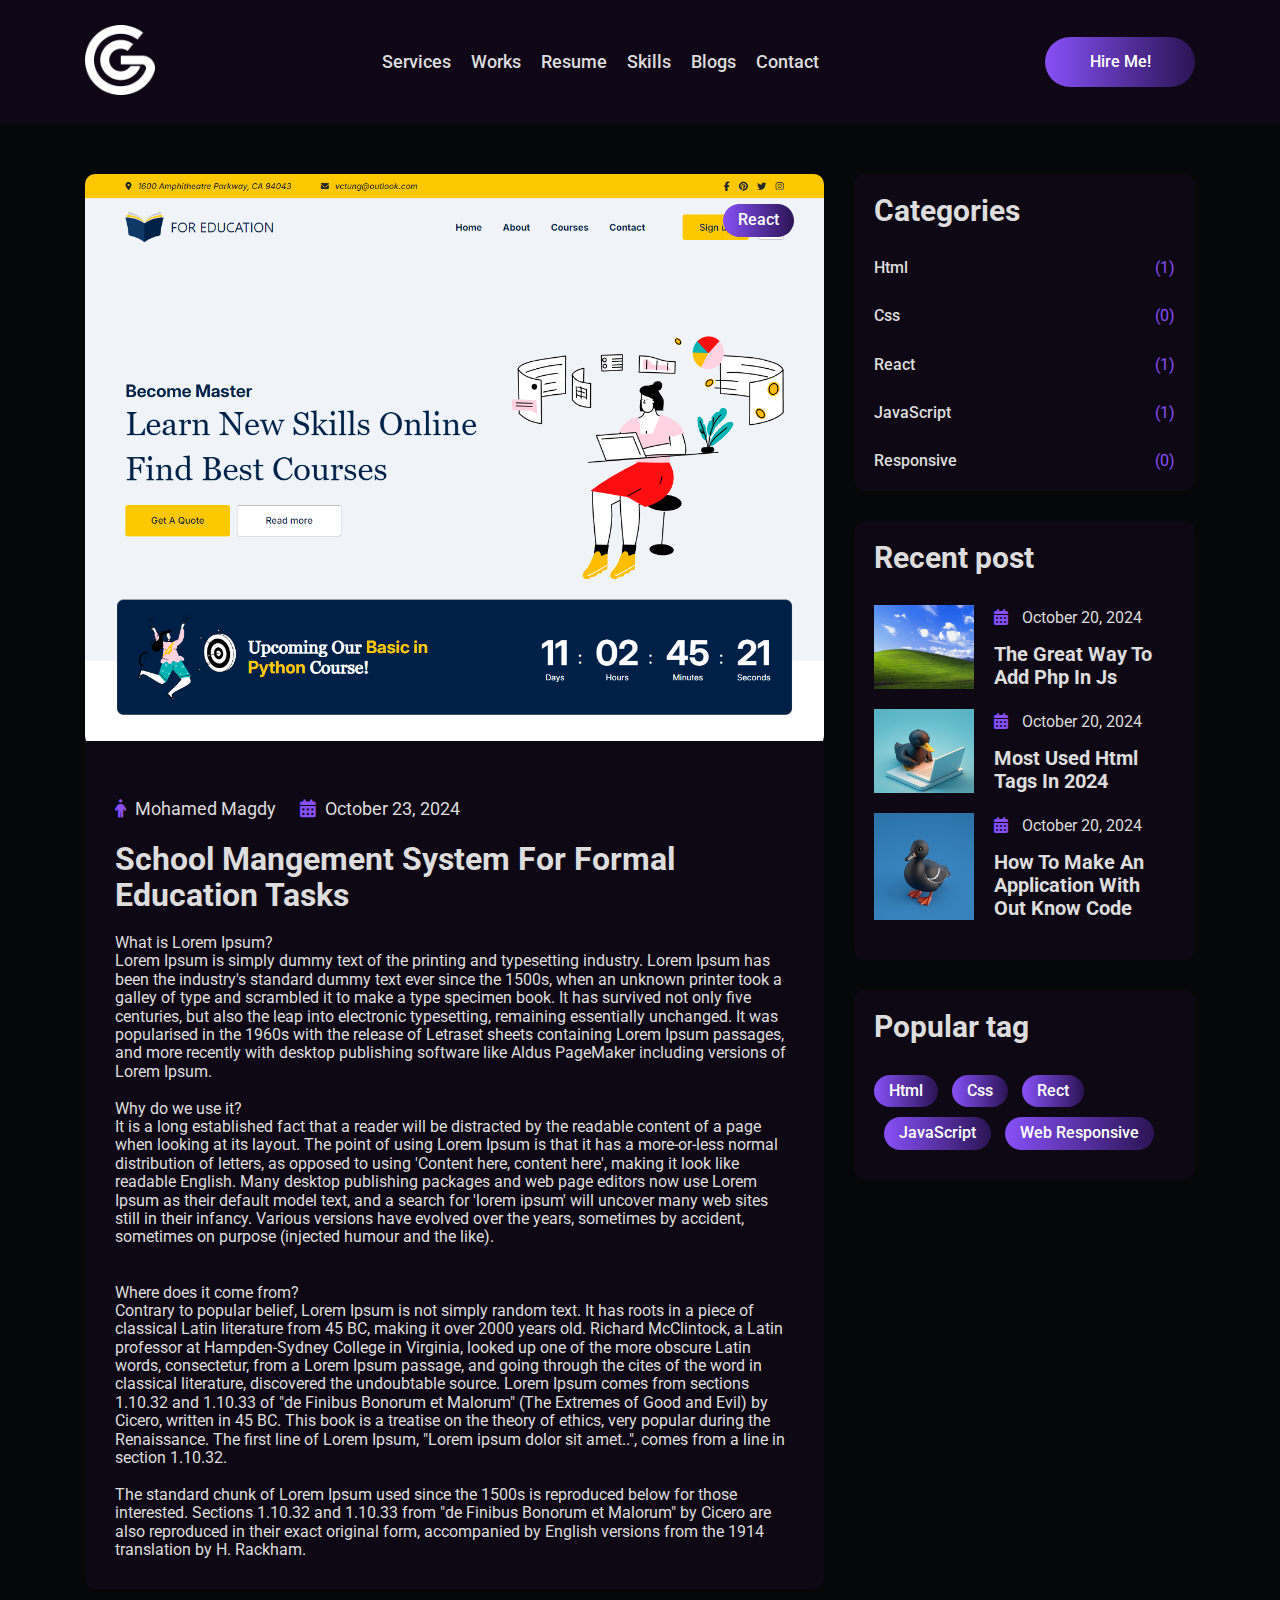
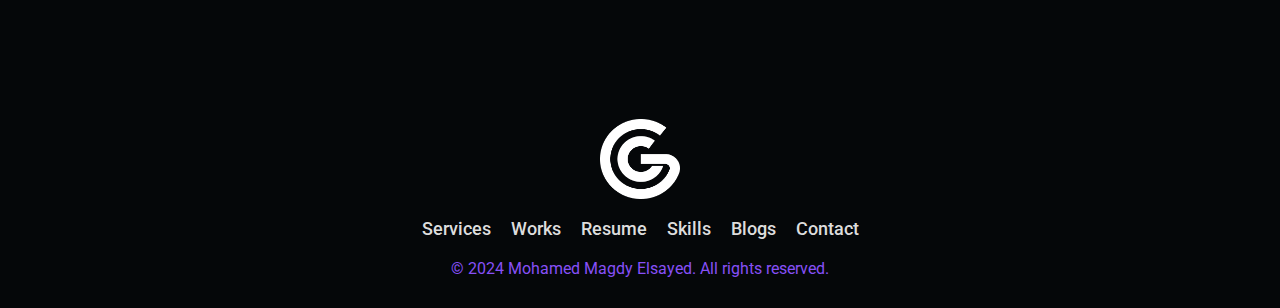
<file: pages/projects/school_mangement_system_for_formal_education_tasks.html>
<!DOCTYPE html>
<html lang="en">
  <head>
    <meta charset="UTF-8" />
    <meta name="viewport" content="width=device-width, initial-scale=1.0" />
    <meta name="description" content="Your description here" />
    <meta name="author" content="Mohamed Magdy Elsayed" />
    <meta
      name="keywords"
      content="Frontend Developer, Mohamed Magdy Elsayed, Web Developer, HTML, CSS, JavaScript, Portfolio, Frontend, محمد مجدي السيد"
    />
    <link rel="stylesheet" href="../../styles/normailze.css" />
    <link rel="stylesheet" href="../../styles/all.min.css" />
    <link rel="stylesheet" href="../../styles/global.css" />
    <link rel="stylesheet" href="../../styles/blogs.css" />
    <title>School Mangement System For Formal Education Tasks</title>
  </head>
  <body>
    <!-- Start Scroll Button -->
    <button class="scroll-btn">
      <i class="fa-solid fa-arrow-up"></i>
    </button>
    <!-- End Scroll Button -->
    <!-- Start Header  -->
    <header>
      <div class="container df f-sb f-v">
        <a href="../../index.html" class="logo">
          <img src="../../assets/images/logo.png" alt="logo" />
        </a>
        <nav>
          <ul class="df gap-20">
            <li><a href="../../#services">services</a></li>
            <li><a href="../../#works">works</a></li>
            <li><a href="../../#resume">resume</a></li>
            <li><a href="../../#skills">skills</a></li>
            <li><a href="../blogs.html">blogs</a></li>
            <li><a href="../../#contact">contact</a></li>
          </ul>
          <a
            href="mailto:mohamedmagdyelsayed7@gmail.com"
            class="hire-me hire-me-mobile hide-me"
            >hire me!</a
          >
        </nav>
        <button class="hide-me mobile-menu">
          <i class="fa-solid fa-bars"></i>
        </button>
        <a href="mailto:mohamedmagdyelsayed7@gmail.com" class="hire-me df-ac"
          >hire me!</a
        >
      </div>
    </header>
    <!-- End Header  -->
    <!-- Start Blogs -->
    <section class="blogs">
      <div class="container">
        <div class="blogs-place">
          <div class="blog">
            <span class="blog-category">React</span>
            <div class="blog-img">
              <img
                src="../../assets/images/projects/project1.png"
                alt="School Mangement System For Formal Education Tasks"
                title="School Mangement System For Formal Education Tasks"
              />
            </div>
            <div class="blog-info">
              <p>
                <span class="author"
                  ><i class="fa-solid fa-person"></i> Mohamed Magdy</span
                >
                <span class="date"
                  ><i class="fa-solid fa-calendar-days"></i> October 23,
                  2024</span
                >
              </p>
              <h2>School Mangement System For Formal Education Tasks</h2>
              <div class="content">
                What is Lorem Ipsum?<br />
                Lorem Ipsum is simply dummy text of the printing and typesetting
                industry. Lorem Ipsum has been the industry&#039;s standard
                dummy text ever since the 1500s, when an unknown printer took a
                galley of type and scrambled it to make a type specimen book. It
                has survived not only five centuries, but also the leap into
                electronic typesetting, remaining essentially unchanged. It was
                popularised in the 1960s with the release of Letraset sheets
                containing Lorem Ipsum passages, and more recently with desktop
                publishing software like Aldus PageMaker including versions of
                Lorem Ipsum.<br />
                <br />
                Why do we use it?<br />
                It is a long established fact that a reader will be distracted
                by the readable content of a page when looking at its layout.
                The point of using Lorem Ipsum is that it has a more-or-less
                normal distribution of letters, as opposed to using
                &#039;Content here, content here&#039;, making it look like
                readable English. Many desktop publishing packages and web page
                editors now use Lorem Ipsum as their default model text, and a
                search for &#039;lorem ipsum&#039; will uncover many web sites
                still in their infancy. Various versions have evolved over the
                years, sometimes by accident, sometimes on purpose (injected
                humour and the like).<br />
                <br />
                <br />
                Where does it come from?<br />
                Contrary to popular belief, Lorem Ipsum is not simply random
                text. It has roots in a piece of classical Latin literature from
                45 BC, making it over 2000 years old. Richard McClintock, a
                Latin professor at Hampden-Sydney College in Virginia, looked up
                one of the more obscure Latin words, consectetur, from a Lorem
                Ipsum passage, and going through the cites of the word in
                classical literature, discovered the undoubtable source. Lorem
                Ipsum comes from sections 1.10.32 and 1.10.33 of &quot;de
                Finibus Bonorum et Malorum&quot; (The Extremes of Good and Evil)
                by Cicero, written in 45 BC. This book is a treatise on the
                theory of ethics, very popular during the Renaissance. The first
                line of Lorem Ipsum, &quot;Lorem ipsum dolor sit amet..&quot;,
                comes from a line in section 1.10.32.<br />
                <br />
                The standard chunk of Lorem Ipsum used since the 1500s is
                reproduced below for those interested. Sections 1.10.32 and
                1.10.33 from &quot;de Finibus Bonorum et Malorum&quot; by Cicero
                are also reproduced in their exact original form, accompanied by
                English versions from the 1914 translation by H. Rackham.
              </div>
            </div>
          </div>
        </div>

        <aside>
          <div class="categories">
            <h3>Categories</h3>
            <ul>
              <li>
                <a href="../html.html">Html</a
                ><span class="blogs-count">(0)</span>
              </li>
              <li>
                <a href="../css.html">Css</a
                ><span class="blogs-count">(0)</span>
              </li>
              <li>
                <a href="../react.html">React</a
                ><span class="blogs-count">(0)</span>
              </li>
              <li>
                <a href="../javascript.html">JavaScript</a
                ><span class="blogs-count">(0)</span>
              </li>
              <li>
                <a href="../web-responsive.html">Responsive</a
                ><span class="blogs-count">(0)</span>
              </li>
            </ul>
          </div>
          <div class="recent-post">
            <h3>Recent post</h3>
          </div>
          <div class="popular-tag">
            <h3>Popular tag</h3>
            <a href="../html.html">Html</a>
            <a href="../css.html">Css</a>
            <a href="../react.html">Rect</a>
            <a href="../javascript.html">JavaScript</a>
            <a href="../web-responsive.html">Web Responsive</a>
          </div>
        </aside>
      </div>
    </section>
    <!-- End Blogs -->
    <!-- Start Footer -->
    <footer>
      <div class="container df f-v gap-20">
        <img src="../../assets/images/logo.png" alt="logo.png" />
        <nav>
          <ul class="df gap-20 f-h">
            <li><a href="../../#services">services</a></li>
            <li><a href="../../#works">works</a></li>
            <li><a href="../../#resume">resume</a></li>
            <li><a href="../../#skills">skills</a></li>
            <li><a href="../blogs.html">blogs</a></li>
            <li><a href="../../#contact">contact</a></li>
          </ul>
        </nav>
        <p>&copy; 2024 Mohamed Magdy Elsayed. All rights reserved.</p>
      </div>
    </footer>
    <!-- End Footer -->

    <script src="../../scripts/js/global.js"></script>
    <script src="../../scripts/js/articles.js"></script>
  </body>
</html>
</file>
<file: styles/home-page.css>
/* Start Landing Section */
.landing {
  position: relative;
  background-color: var(--clr-800);
  padding-block: var(--main-padding);
}

.landing::before,
.landing::after {
  content: "";
  position: absolute;
  width: 200px;
  height: 200px;
  background-image: var(--glow);
  filter: blur(150px);
}

.landing::before {
  right: 0;
  top: 0;
}

.landing::after {
  left: 0;
  bottom: 0;
}

.landing .container {
  min-height: fit-content;
}

.landing .info {
  width: 60%;
}

.landing .info span {
  font-size: 50px;
  font-weight: bold;
}

.landing .info p {
  font-size: 22px;
  line-height: 30px;
}

.landing .info .controls {
  margin-top: 20px;
  flex-wrap: wrap;
}

.landing .controls a {
  color: var(--clr-600);
  border: 2px solid var(--clr-600);
  width: 40px;
  height: 40px;
  border-radius: 50%;
  transition: color var(--main-duration), background-color var(--main-duration);
}

.landing .controls > a {
  border-radius: 30px;
  width: 200px;
  height: 50px;
}

.landing .controls a:hover {
  color: var(--clr-500);
  background-color: var(--clr-600);
}

.landing .personal-img {
  width: 40%;
  margin-right: 20px;
}

.landing .personal-img img {
  border-radius: 30px;
  transform: rotate(5deg);
  width: 100%;
  border: 2px solid var(--clr-700);
  transition: var(--main-duration);
}

.landing .personal-img img:hover {
  transform: rotate(0deg);
  border: 2px solid var(--clr-600);
}

@media (max-width: 991px) {
  .landing .container {
    flex-direction: column-reverse;
    flex-wrap: wrap;
  }

  .landing .info {
    width: 100%;
  }

  .landing .personal-img {
    display: none;
  }

  .landing .personal-img-mobile {
    display: flex;
    margin-right: 0;
    width: 100%;
    margin-block: 30px;
  }

  .landing .personal-img-mobile img {
    transform: rotate(0deg);
  }
}

@media (max-width: 767px) {
  .landing .controls {
    justify-content: center;
  }
}

@media (max-width: 569px) {
  .landing .info span {
    font-size: 30px;
  }

  .landing .info h1 {
    white-space: wrap;
  }

  .landing .info p {
    font-size: 17px;
  }
}

/* End Landing Section */

/* Start Services Section */
.services {
  position: relative;
  padding-block: 50px;
  background-color: var(--clr-750);
}

.services::before,
.services::after {
  content: "";
  position: absolute;
  width: 200px;
  height: 200px;
  background-image: var(--glow);
  filter: blur(150px);
}

.services::before {
  right: 0;
  bottom: 0%;
}

.services::after {
  left: 0;
  bottom: 0;
}

.services .container {
  position: relative;
  overflow: hidden;
}

.services .service-slider {
  position: absolute;
  top: 0%;
  width: 100%;
  height: 25%;
  background-image: var(--main-gradient);
  z-index: 2;
  transition: 1s;
}

.services .service {
  position: relative;
  z-index: 3;
  padding: 25px 20px;
  color: white;
  border-bottom: 1px solid var(--clr-700);
  cursor: pointer;
}

.services .service.one:hover ~ .service-slider {
  top: 0%;
}

.services .service.two:hover ~ .service-slider {
  top: 25%;
}

.services .service.three:hover ~ .service-slider {
  top: 50%;
}

.services .service.four:hover ~ .service-slider {
  top: 75%;
}

.services .service h3 {
  font-size: 30px;
  margin-bottom: 20px;
  white-space: nowrap;
}

.services .service h3 span {
  color: var(--clr-600);
  transition: 0.5s;
}

.services .service.one h3 span {
  color: white;
}

.services .service:hover h3 span {
  color: white;
}

.services .service p {
  font-size: 20px;
  color: var(--clr-500);
}

@media (max-width: 540px) {
  .services .service h3 {
    font-size: 20px;
    white-space: wrap;
  }

  .services .service p {
    font-size: 17px;
  }
}

/* End Services Section */

/* Start Works Section */
.works {
  padding-block: 50px;
  background-color: var(--clr-850);
}

.works .container {
  position: relative;
}

.works .container::before {
  content: "";
  position: absolute;
  width: 200px;
  height: 200px;
  background-image: var(--glow);
  filter: blur(150px);
  right: 50%;
  bottom: 50%;
  transform: translate(0, 50%);
}

.works .work-filter {
  padding: 10px 20px;
  margin: 50px auto;
  width: fit-content;
  background-color: var(--clr-750);
  border-radius: 50px;

  text-align: center;
}

.works .work-filter button {
  color: white;
  background-color: transparent;
  padding: 10px 20px;
  border-radius: 20px;
  border: none;
  outline: none;
  cursor: pointer;
  font-size: 18px;
}

.works .work-filter button.active {
  background-image: var(--main-gradient);
}

.works .projects {
  display: grid;
  grid-template-columns: 1fr 1fr;
  gap: 50px;
}

.works .projects .all {
  position: relative;
  padding: 30px;
  padding-bottom: 0;
  border-radius: 10px;
  background: #140c1c;
  overflow: hidden;
}

.works .projects .all img {
  max-width: 100%;
}

.works .projects .all .fly-info {
  position: absolute;
  background-image: var(--main-gradient);
  padding: 20px 15px;
  bottom: 20px;
  left: 15px;

  width: calc(100% - 30px);
  border-radius: 10px;
  color: var(--clr-500);
  opacity: 0;
  transition: var(--main-duration);
}

.works .projects .all:hover .fly-info {
  opacity: 1;
  bottom: 25px;
}

.works .projects .fly-info h3 {
  margin-bottom: 10px;
  font-size: 30px;
}

.works .projects .fly-info p {
  overflow: hidden;
  white-space: nowrap;
  text-overflow: ellipsis;
  font-size: 18px;
}

.works .projects .fly-info i {
  position: absolute;
  right: 15px;
  top: 15px;
  transform: rotate(-45deg);
  font-size: 25px;
  transition: transform var(--main-duration) 0.1s;
}

.works .projects .all:hover .fly-info i {
  transform: rotate(305deg);
}

@media (max-width: 991px) {
  .works .projects {
    grid-template-columns: 1fr;
  }
}

/* End Works Section */

/* Start Resume section */

.resume {
  position: relative;
  padding-block: 50px;
  background-color: var(--clr-750);
  color: var(--clr-500);
}

.resume::before,
.resume::after {
  content: "";
  position: absolute;
  width: 200px;
  height: 200px;
  background-image: var(--glow);
  filter: blur(150px);
}

.resume::before {
  right: 0;
  bottom: 0%;
}

.resume::after {
  left: 0%;
  top: 0;
}

.resume h2 {
  font-size: 50px;
}

.resume .road {
  margin-top: 30px;
}

.resume .step {
  background: #140c1c;
  padding: 20px;
  border-radius: 20px;
  transition: 0.5s;
}

.resume .step:hover {
  background: var(--clr-600);
}

.resume .step:not(:last-of-type) {
  margin-bottom: 20px;
}

.resume h3 {
  font-size: 30px;
  margin-block: 5px;
}

.resume span:first-of-type {
  color: var(--clr-600);
  font-weight: 500;
  font-size: 20px;
  transition: color 0.5s;
}

.resume .step:hover span {
  color: var(--clr-500);
}

@media (min-width: 1200px) {
  .resume .container > div {
    width: 50%;
  }
}

@media (max-width: 1199px) {
  .resume .container {
    flex-wrap: wrap;
  }

  .resume .container > div {
    width: 100%;
  }
}

@media (max-width: 767px) {
  .resume h2 {
    font-size: 30px;
  }
}

/* End Resume section */

/* Start Skills section*/
.skills {
  position: relative;
  padding-block: 50px;
  background-color: var(--clr-850);
}

.skills .container {
  display: grid;
  grid-template-columns: repeat(auto-fill, minmax(200px, 1fr));
  gap: 50px 20px;
  justify-items: center;
  align-items: center;
}

.skills .skill {
  background-color: #140c1c;
  padding: 30px;
  border-radius: 20px;
  display: flex;
  justify-content: center;
  align-items: center;
  position: relative;
  width: 200px;
  transition: var(--main-duration);
}

.skills .skill:hover {
  box-shadow: 0 0 20px 6px #8850f738;
}

.skills .skill i {
  font-size: 100px;
}

.skills .skill i.fa-html5 {
  color: #e34c26c9;
}

.skills .skill i.fa-css3-alt {
  color: #264de4;
}

.skills .skill i.fa-js {
  color: #f0db4f;
}

.skills .skill i.fa-react {
  color: #61dbfb;
}

.skills .skill i.fa-figma {
  color: #a259ff;
}

.skills .skill i.fa-sass {
  color: #cc6699;
}

.skills .skill i.fa-git-alt {
  color: #f1502f;
}
.skills .skill i.fa-github {
  color: #000000;
}

.skills .skill span {
  position: absolute;
  bottom: -30px;
  color: var(--clr-600);
  font-size: 20px;
}

/* End Skills section*/

/*  Start Blogs Section */
.blogs {
  padding-block: 50px;
  background-color: var(--clr-750);
}

.blogs .container {
  display: grid;
  grid-template-columns: repeat(auto-fill, minmax(320px, 1fr));
  gap: 30px;
}

.blogs .blog {
  position: relative;
  height: 320px;
  background-color: #140c1c;
}

.blogs .blog img {
  width: 100%;
  height: 100%;
  object-fit: cover;
  border-radius: 20px;
}

.blogs .blog .category {
  position: absolute;
  top: 20px;
  left: 20px;
  background-image: var(--main-gradient);
  padding: 5px 10px;
  border-radius: 20px;
  color: var(--clr-500);
}

.blogs .blog .blog-info {
  position: absolute;
  background-color: #2b1454;
  color: var(--clr-500);
  padding: 20px;
  width: calc(100% - 30px);
  bottom: 20px;
  left: 15px;
  border-radius: 20px;
}

.blogs .blog .blog-info span {
  color: var(--clr-600);
}

.blogs .blog .blog-info h3 {
  margin-top: 10px;
  font-size: 25px;
}

@media (max-width: 767px) {
  .blogs .container {
    grid-template-columns: 1fr;
  }
}
/*  End Blogs Section */

/* Start Contact Section */
.contact {
  padding-block: 50px;
  background-color: var(--clr-850);
  color: var(--clr-500);
}

.contact form {
  background-color: var(--clr-750);
  padding: 30px;
  border-radius: 20px;
}

.contact h2 {
  font-size: 40px;
  margin-bottom: 20px;
}

.contact p {
  font-size: 18px;
  margin-bottom: 20px;
}

.contact form .row {
  margin-bottom: 20px;
}

.contact form .row * {
  width: 100%;
  font-size: 17px;
  border-radius: 6px;
}

.contact form .row:has(input) input {
  padding-left: 10px;
  border: none;
}

.contact form .row:has(input, select) * {
  height: 40px;
}

.contact form .row textarea {
  min-height: 200px;
  padding: 10px;
}

.contact input[type="submit"] {
  background-image: var(--main-gradient);
  width: 150px;
  height: 50px;
  border-radius: 30px;
  color: white;
  font-weight: 500;
  border: none;
  outline: none;
  cursor: pointer;
}

.contact .side-info .row i {
  color: var(--clr-500);
  background: var(--main-gradient);
  width: 50px;
  height: 50px;
  border-radius: 50%;
}

.contact .side-info .row span:last-of-type {
  font-size: 18px;
  transition: var(--main-duration);
}

.contact .side-info .row span:last-of-type:hover {
  color: var(--clr-600);
}

.contact .side-info .row:not(:last-of-type) {
  margin-bottom: 50px;
}

@media (max-width: 991px) {
  .contact .container {
    flex-direction: column-reverse;
  }

  .contact form {
    width: 100%;
  }

  .contact form .row:has(input) {
    flex-wrap: wrap;
  }

  .contact input[type="submit"] {
    margin-inline: auto;
  }
}

@media (max-width: 430px) {
  .contact h2 {
    font-size: 28px;
  }

  .contact p {
    font-size: 16px;
  }

  .contact .side-info .row {
    flex-direction: column;
    align-items: center;
    text-align: center;
  }
}

/* End Contact Section */


/* Start Form State */
.message {
  display: flex;
  align-items: center;
  position: fixed;
  right: -100%;
  top: 20px;
  /* transform: translate(-50%,-50%); */
  background-color: var(--clr-750);
  color: var(--clr-500);
  font-size: 30px;
  padding: 20px;
  height: 100px;
  border-radius: 6px;
  border: 2px solid var(--clr-600);
  box-shadow: 2px 2px var(--clr-600);
  z-index: 999;
}
/* End Form State */
</file>
<file: styles/global.css>
@import url("https://fonts.googleapis.com/css2?family=Roboto:ital,wght@0,100;0,300;0,400;0,500;0,700;0,900;1,100&display=swap");

:root {
  --clr-900: #140c1c;
  --clr-850: #0e0714;
  --clr-800: #0f0715;
  --clr-750: #050709;
  --clr-700: #2a1454;
  --clr-600: #8750f7;
  --clr-500: #dddddd;
  --main-padding: 50px;
  --main-duration: 0.4s;
  --main-gradient: linear-gradient(
    to right,
    var(--clr-600) 0%,
    var(--clr-700) 100%
  );
  --glow: linear-gradient(
    260deg,
    var(--clr-600) 0%,
    rgba(115, 67, 210, 0) 100%
  );
}

* {
  padding: 0;
  margin: 0;
  box-sizing: border-box;
}

html {
  scroll-behavior: smooth;
}

body {
  font-family: "Roboto", sans-serif;
}

body::-webkit-scrollbar {
  width: 12px;
}

body::-webkit-scrollbar-track {
  background: var(--clr-700);
}

body::-webkit-scrollbar-thumb {
  background-color: var(--clr-600);
}

a {
  text-transform: capitalize;
  text-decoration: none;
}

ul {
  list-style: none;
}

.main-title {
  font-size: 72px;
  background-image: linear-gradient(
    to right,
    var(--clr-600) 0%,
    var(--clr-600) 50%,
    white
  );
  -webkit-background-clip: text;
  -webkit-text-fill-color: transparent;
  margin-block: 10px;
  white-space: nowrap;
  width: fit-content;
  /* padding-inline: 15px; */
}

section > h2 {
  margin-inline: auto;
}

section > p {
  color: var(--clr-500);
  font-size: 18px;
  line-height: 25px;
  text-align: center;
  margin-bottom: 30px;
  padding-inline: 15px;
}

/* Start Scroll Btn */
.scroll-btn {
  display: block;
  position: fixed;
  bottom: 20px;
  right: 20px;
  z-index: 99;
  width: 40px;
  height: 40px;
  background-color: transparent;
  border-radius: 50%;
  border: 2px solid var(--clr-700);
  color: var(--clr-600);
  cursor: pointer;
  box-shadow: 0px 0px 6px 1px #8750f763;
  transition: 0.3s;
  opacity: 0;
  pointer-events: none;
}
/* End Scroll Btn */

.container {
  padding-inline: 15px;
  margin-inline: auto;
}

@media (min-width: 576px) {
  .container {
    width: 540px;
  }
}

@media (min-width: 768px) {
  .container {
    width: 720px;
  }
}

@media (min-width: 992px) {
  .container {
    width: 960px;
  }
}

@media (min-width: 1200px) {
  .container {
    width: 1140px;
  }
}

@media (max-width: 1199px) {
  .main-title {
    font-size: 60px;
  }
}

@media (max-width: 767px) {
  .main-title {
    font-size: 45px;
  }
}

@media (max-width: 569px) {
  .main-title {
    font-size: 40px;
  }
}

@media (max-width: 400px) {
  .main-title {
    font-size: 28px;
  }
}

/* Helper Classes */

.clr-900 {
  color: #140c1c;
}
.clr-800 {
  color: #0f0715;
}
.clr-750 {
  color: #050709;
}
.clr-700 {
  color: #2a1454;
}
.clr-600 {
  color: #8750f7;
}
.clr-500 {
  color: #dddddd;
}

.hide-me {
  display: none ;
}

.show-me {
  display: block;
}

.df {
  display: flex;
}

.df-ac {
  display: flex;
  align-items: center;
  justify-content: center;
}

.f-sb {
  justify-content: space-between;
}

.f-h {
  justify-content: center;
}

.f-v {
  align-items: center;
}

.gap-5 {
  gap: 5px;
}

.gap-10 {
  gap: 10px;
}

.gap-15 {
  gap: 15px;
}

.gap-20 {
  gap: 20px;
}

.gap-50 {
  gap: 50px;
}

.gap-100 {
  gap: 100px;
}

/* Start Header */
header {
  background-color: var(--clr-800);
}

header .container {
  position: relative;
  padding-block: 25px;
}

header img {
  width: 70px;
}

header ul a {
  position: relative;
  color: var(--clr-500);
  font-weight: 500;
  font-size: 18px;
}

header ul a::before {
  content: "";
  position: absolute;
  width: 0%;
  height: 3px;
  left: 0;
  bottom: -3px;
  background-color: var(--clr-600);
  transition: var(--main-duration);
}

header ul a:hover::before {
  width: 100%;
}

header .hire-me {
  background-image: var(--main-gradient);
  width: 150px;
  height: 50px;
  border-radius: 30px;
  color: white;
  font-weight: 500;
}

@media (max-width: 991px) {
  header nav {
    display: none;
    position: absolute;
    width: calc(100% - 30px);
    right: 15px;
    top: calc(100% - 15px);
    z-index: 10;
    /* background-color: var(--clr-600); */
    padding: 20px;
    border: 2px solid var(--clr-600);
    background: black;
  }

  header nav ul {
    flex-direction: column;
    gap: 30px !important;
    margin-bottom: 30px;
  }

  header nav ul li {
    padding: 5px;
    border: 2px solid var(--clr-600);
  }

  header .hire-me {
    display: none;
  }

  header .hire-me-mobile {
    display: flex;
    justify-content: center;
    align-items: center;
    margin-inline: auto;
  }

  header .mobile-menu {
    display: flex;
    justify-content: center;
    align-items: center;
    width: 40px;
    height: 40px;
    border: 2px solid var(--clr-600);
    background-color: transparent;
    color: var(--clr-600);
    font-size: 25px;
    cursor: pointer;
  }
}

/* End Header */

/* Start footer */
footer {
  padding-block: 50px 30px;
  background-color: var(--clr-750);
}

footer .container {
  flex-direction: column;
  color: var(--clr-600);
}

footer img {
  width: 80px;
}

footer ul {
  flex-wrap: wrap;
}

footer ul a {
  position: relative;
  color: var(--clr-500);
  font-weight: 500;
  font-size: 18px;
}

footer ul a::before {
  content: "";
  position: absolute;
  width: 0%;
  height: 3px;
  left: 0;
  bottom: -3px;
  background-color: var(--clr-600);
  transition: var(--main-duration);
}

footer ul a:hover::before {
  width: 100%;
}

footer p {
  text-align: center;
}
/* End footer */
</file>
<file: styles/blogs.css>
.page-title {
  background-color: var(--clr-800);
}

.page-title h1 {
  margin: 0;
  font-size: 100px;
  margin-inline: auto;
}

.blogs {
  background-color: var(--clr-750);
  padding-block: 50px;
}

.blogs .blogs-place .blog {
  margin-bottom: 30px;
  background-color: var(--clr-850);
  color: var(--clr-500);
  border-radius: 10px;
  position: relative;
}

.blogs .blogs-place .blog .blog-category {
  position: absolute;
  top: 10px;
  right: 10px;
  z-index: 9;
  display: flex;
  align-items: center;
  justify-content: center;
  background-image: var(--main-gradient);
  padding: 7px 15px;
  border-radius: 30px;
  color: white;
  font-weight: 500;
  margin-top: 20px;
}

.blogs .blogs-place .blog .blog-img {
  overflow: hidden;
  border-radius: 10px;
}

.blogs .blogs-place .blog img {
  width: 100%;
  transition: var(--main-duration);
}

.blogs .blogs-place .blog img:hover {
  transform: scale(1.1);
}

.blogs .blogs-place .blog .blog-info {
  padding: 30px;
}

.blogs .blogs-place .blog h2 {
  font-size: 32px;
  margin-block: 20px;
}

.blogs .blogs-place .blog p {
  font-size: 18px;
  line-height: 25px;
  margin-block: 20px;
}

.blogs .blogs-place .blog span:first-of-type {
  margin-right: 20px;
}

.blogs .blogs-place .blog i {
  color: var(--clr-600);
  margin-right: 5px;
}

.blogs .blogs-place .blog a {
  display: flex;
  align-items: center;
  justify-content: center;
  background-image: var(--main-gradient);
  width: 150px;
  height: 50px;
  border-radius: 30px;
  color: white;
  font-weight: 500;
  margin-top: 20px;
}

.blogs .blogs-place .blogs-pages {
  display: flex;
  gap: 20px;
  padding-block: 30px;
}

.blogs .blogs-place .blogs-pages a {
  color: var(--clr-500);
  font-size: 20px;
  transition: var(--main-duration);
  display: flex;
  align-items: center;
  justify-content: center;
  width: 40px;
  height: 40px;
  border-radius: 50%;
}

.blogs .blogs-place .blogs-pages a.active {
  background-color: var(--clr-600);
}

.blogs .blogs-place .blogs-pages a:first-of-type {
  display: none;
}

.blogs .blogs-place .blogs-pages a:hover {
  background-color: var(--clr-600);
}

.blogs aside h3 {
  color: var(--clr-500);
  font-size: 30px;
  margin-bottom: 30px;
}

.search,
.categories,
.recent-post,
.popular-tag {
  background-color: var(--clr-850);
  padding: 20px;
  margin-bottom: 30px;
  border-radius: 10px;
}

.blogs aside .blog {
  margin-bottom: 20px;
}

.blogs aside .search input {
  width: 80%;
  padding-left: 10px;
  font-size: 18px;
  background-color: var(--clr-750);
  color: white;
  border: 1px solid #22272c;
  outline: none;
  border-top-left-radius: 6px;
  border-bottom-left-radius: 6px;
}

.blogs aside .search button {
  font-size: 20px;
  border: none;
  background-color: var(--clr-600);
  outline: none;
  cursor: pointer;
  height: 60px;
  width: 20%;
  color: white;
  font-size: 30px;
  border-top-right-radius: 6px;
  border-bottom-right-radius: 6px;
}

.blogs aside .categories ul {
  display: flex;
  flex-direction: column;
  gap: 30px;
}

.blogs aside .categories ul li {
  display: inline-flex;
  align-items: center;
  justify-content: space-between;
}

.blogs aside .categories ul li a {
  color: var(--clr-500);
  font-weight: 500;
}

.blogs aside .categories ul li span {
  color: var(--clr-600);
}

.blogs aside .recent-post a {
  font-size: 20px;
  color: var(--clr-500);
}

.blogs aside .recent-post img {
  width: 100px;
  aspect-ratio: 16 / 9;
}

.blogs aside .recent-post span {
  font-size: 16px;
}

.blogs aside .recent-post i {
  color: var(--clr-600);
  margin-right: 10px;
}

.blogs aside .recent-post h4 {
  margin-top: 15px;
}

.blogs aside .popular-tag a {
  display: inline-block;
  background-image: var(--main-gradient);
  padding: 7px 15px;
  border-radius: 30px;
  color: white;
  font-weight: 500;
}

.blogs aside .popular-tag a {
  margin-bottom: 10px;
}

.blogs aside .popular-tag a:not(:first-of-type) {
  margin-left: 10px;
}

@media (min-width: 992px) {
  .blogs .container {
    display: flex;
    gap: 30px;
  }

  .blogs .container .blogs-place {
    width: calc(100% - 350px);
  }

  .blogs .container aside {
    width: 350px;
  }
}

@media (max-width: 430px) {
  .blogs .blogs-place .blog h2 {
    font-size: 25px;
  }

  .blogs .blogs-place .blog p {
    font-size: 17px;
  }
}

@media (max-width: 418px) {
  .blogs .blogs-place .blog p:has(span) {
    display: flex;
    flex-direction: column;
    gap: 10px;
  }
}
</file>
<file: styles/normailze.css>
/*! normalize.css v8.0.1 | MIT License | github.com/necolas/normalize.css */

/* Document
   ========================================================================== */

/**
 * 1. Correct the line height in all browsers.
 * 2. Prevent adjustments of font size after orientation changes in iOS.
 */

html {
  line-height: 1.15; /* 1 */
  -webkit-text-size-adjust: 100%; /* 2 */
}

/* Sections
   ========================================================================== */

/**
 * Remove the margin in all browsers.
 */

body {
  margin: 0;
}

/**
 * Render the `main` element consistently in IE.
 */

main {
  display: block;
}

/**
 * Correct the font size and margin on `h1` elements within `section` and
 * `article` contexts in Chrome, Firefox, and Safari.
 */

h1 {
  font-size: 2em;
  margin: 0.67em 0;
}

/* Grouping content
   ========================================================================== */

/**
 * 1. Add the correct box sizing in Firefox.
 * 2. Show the overflow in Edge and IE.
 */

hr {
  box-sizing: content-box; /* 1 */
  height: 0; /* 1 */
  overflow: visible; /* 2 */
}

/**
 * 1. Correct the inheritance and scaling of font size in all browsers.
 * 2. Correct the odd `em` font sizing in all browsers.
 */

pre {
  font-family: monospace, monospace; /* 1 */
  font-size: 1em; /* 2 */
}

/* Text-level semantics
   ========================================================================== */

/**
 * Remove the gray background on active links in IE 10.
 */

a {
  background-color: transparent;
}

/**
 * 1. Remove the bottom border in Chrome 57-
 * 2. Add the correct text decoration in Chrome, Edge, IE, Opera, and Safari.
 */

abbr[title] {
  border-bottom: none; /* 1 */
  text-decoration: underline; /* 2 */
  text-decoration: underline dotted; /* 2 */
}

/**
 * Add the correct font weight in Chrome, Edge, and Safari.
 */

b,
strong {
  font-weight: bolder;
}

/**
 * 1. Correct the inheritance and scaling of font size in all browsers.
 * 2. Correct the odd `em` font sizing in all browsers.
 */

code,
kbd,
samp {
  font-family: monospace, monospace; /* 1 */
  font-size: 1em; /* 2 */
}

/**
 * Add the correct font size in all browsers.
 */

small {
  font-size: 80%;
}

/**
 * Prevent `sub` and `sup` elements from affecting the line height in
 * all browsers.
 */

sub,
sup {
  font-size: 75%;
  line-height: 0;
  position: relative;
  vertical-align: baseline;
}

sub {
  bottom: -0.25em;
}

sup {
  top: -0.5em;
}

/* Embedded content
   ========================================================================== */

/**
 * Remove the border on images inside links in IE 10.
 */

img {
  border-style: none;
}

/* Forms
   ========================================================================== */

/**
 * 1. Change the font styles in all browsers.
 * 2. Remove the margin in Firefox and Safari.
 */

button,
input,
optgroup,
select,
textarea {
  font-family: inherit; /* 1 */
  font-size: 100%; /* 1 */
  line-height: 1.15; /* 1 */
  margin: 0; /* 2 */
}

/**
 * Show the overflow in IE.
 * 1. Show the overflow in Edge.
 */

button,
input {
  /* 1 */
  overflow: visible;
}

/**
 * Remove the inheritance of text transform in Edge, Firefox, and IE.
 * 1. Remove the inheritance of text transform in Firefox.
 */

button,
select {
  /* 1 */
  text-transform: none;
}

/**
 * Correct the inability to style clickable types in iOS and Safari.
 */

button,
[type="button"],
[type="reset"],
[type="submit"] {
  -webkit-appearance: button;
}

/**
 * Remove the inner border and padding in Firefox.
 */

button::-moz-focus-inner,
[type="button"]::-moz-focus-inner,
[type="reset"]::-moz-focus-inner,
[type="submit"]::-moz-focus-inner {
  border-style: none;
  padding: 0;
}

/**
 * Restore the focus styles unset by the previous rule.
 */

button:-moz-focusring,
[type="button"]:-moz-focusring,
[type="reset"]:-moz-focusring,
[type="submit"]:-moz-focusring {
  outline: 1px dotted ButtonText;
}

/**
 * Correct the padding in Firefox.
 */

fieldset {
  padding: 0.35em 0.75em 0.625em;
}

/**
 * 1. Correct the text wrapping in Edge and IE.
 * 2. Correct the color inheritance from `fieldset` elements in IE.
 * 3. Remove the padding so developers are not caught out when they zero out
 *    `fieldset` elements in all browsers.
 */

legend {
  box-sizing: border-box; /* 1 */
  color: inherit; /* 2 */
  display: table; /* 1 */
  max-width: 100%; /* 1 */
  padding: 0; /* 3 */
  white-space: normal; /* 1 */
}

/**
 * Add the correct vertical alignment in Chrome, Firefox, and Opera.
 */

progress {
  vertical-align: baseline;
}

/**
 * Remove the default vertical scrollbar in IE 10+.
 */

textarea {
  overflow: auto;
}

/**
 * 1. Add the correct box sizing in IE 10.
 * 2. Remove the padding in IE 10.
 */

[type="checkbox"],
[type="radio"] {
  box-sizing: border-box; /* 1 */
  padding: 0; /* 2 */
}

/**
 * Correct the cursor style of increment and decrement buttons in Chrome.
 */

[type="number"]::-webkit-inner-spin-button,
[type="number"]::-webkit-outer-spin-button {
  height: auto;
}

/**
 * 1. Correct the odd appearance in Chrome and Safari.
 * 2. Correct the outline style in Safari.
 */

[type="search"] {
  -webkit-appearance: textfield; /* 1 */
  outline-offset: -2px; /* 2 */
}

/**
 * Remove the inner padding in Chrome and Safari on macOS.
 */

[type="search"]::-webkit-search-decoration {
  -webkit-appearance: none;
}

/**
 * 1. Correct the inability to style clickable types in iOS and Safari.
 * 2. Change font properties to `inherit` in Safari.
 */

::-webkit-file-upload-button {
  -webkit-appearance: button; /* 1 */
  font: inherit; /* 2 */
}

/* Interactive
   ========================================================================== */

/*
 * Add the correct display in Edge, IE 10+, and Firefox.
 */

details {
  display: block;
}

/*
 * Add the correct display in all browsers.
 */

summary {
  display: list-item;
}

/* Misc
   ========================================================================== */

/**
 * Add the correct display in IE 10+.
 */

template {
  display: none;
}

/**
 * Add the correct display in IE 10.
 */

[hidden] {
  display: none;
}
</file>
